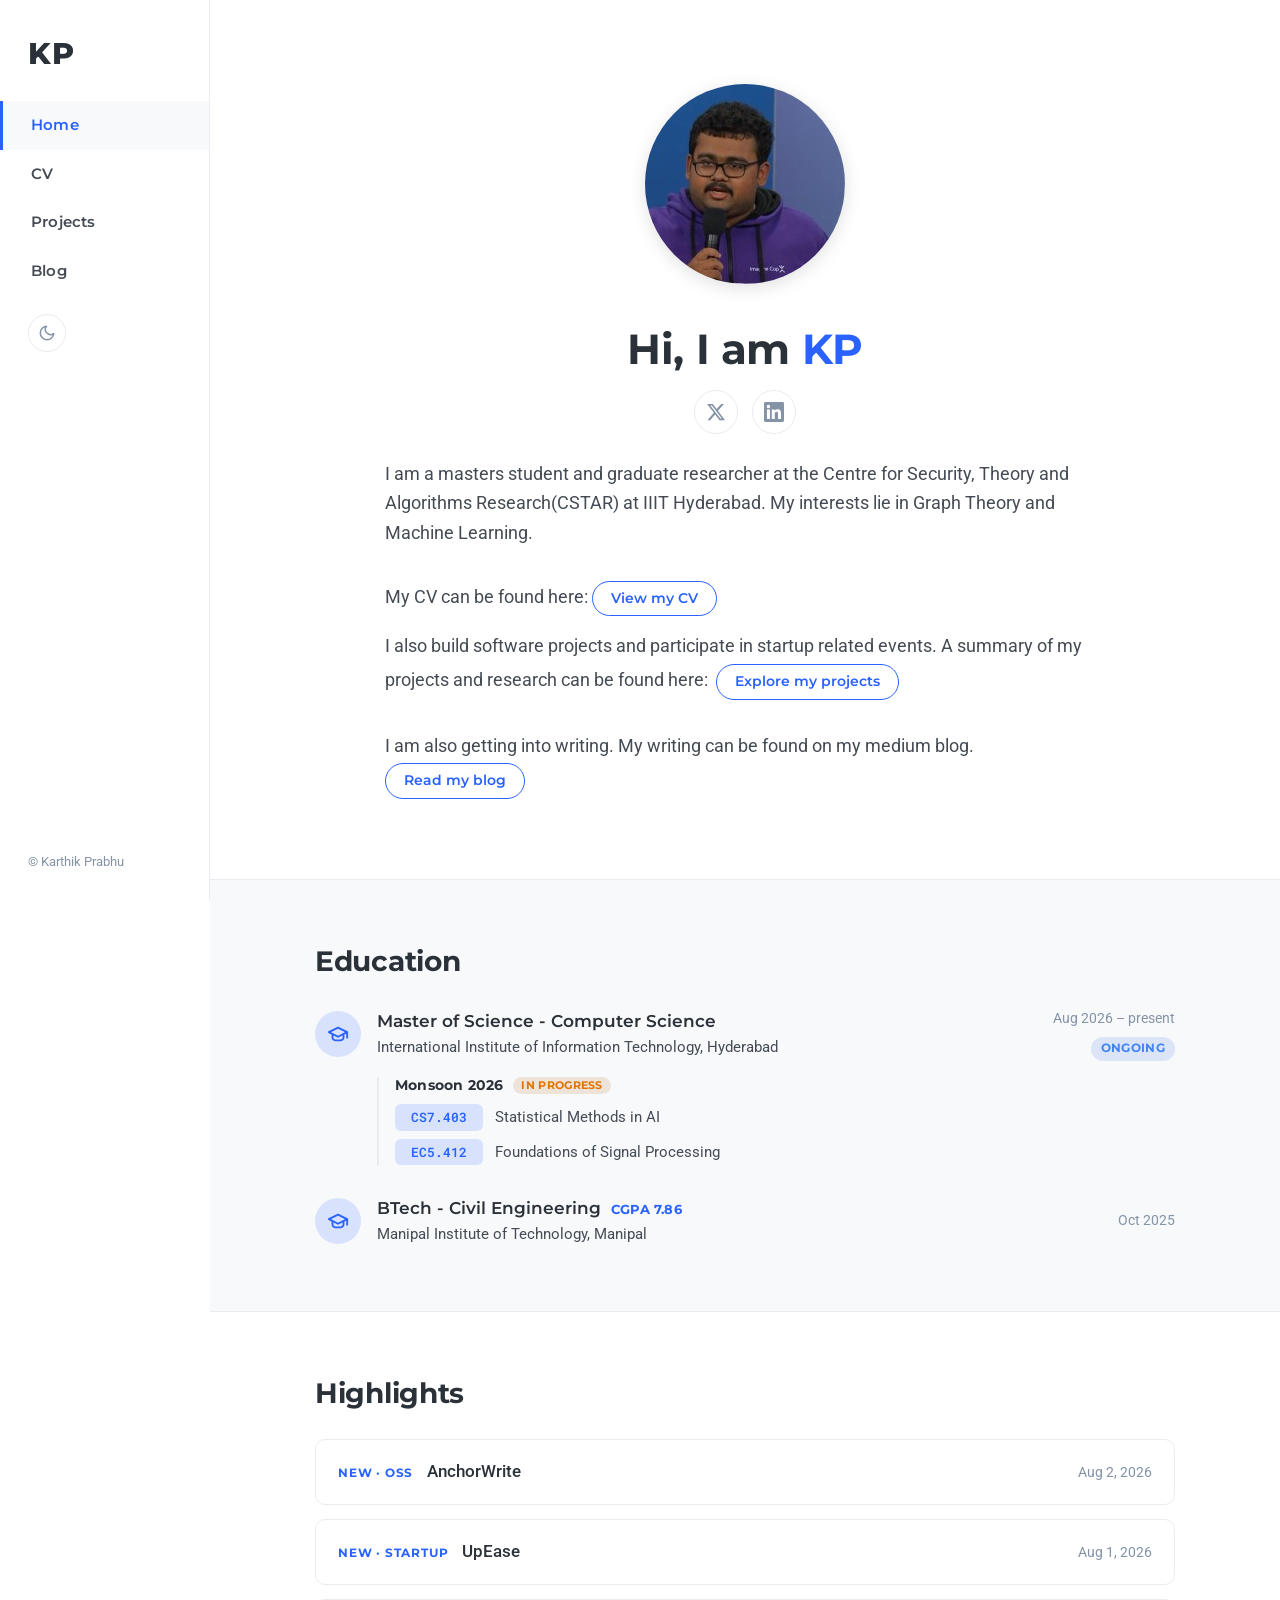
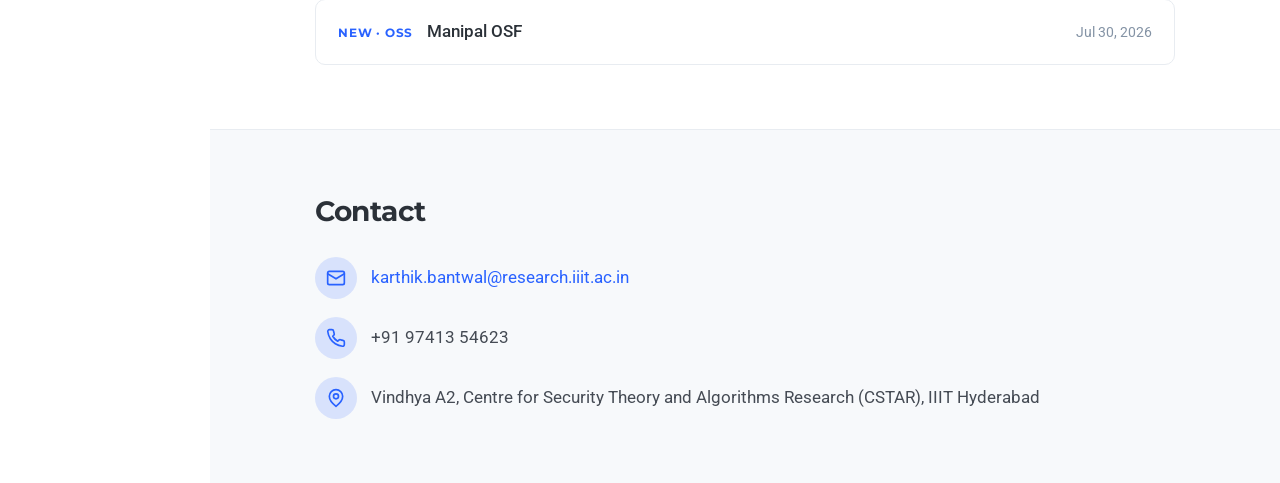
<file: index.html>
<!DOCTYPE html>
<html lang="en">
<head>
<meta charset="utf-8">
<meta name="viewport" content="width=device-width, initial-scale=1">
<title>Karthik Prabhu</title>
<script>(function(){var t=localStorage.getItem("kp-theme")||(matchMedia("(prefers-color-scheme: dark)").matches?"dark":"light");document.documentElement.setAttribute("data-theme",t);})();</script>
<link rel="preconnect" href="https://fonts.googleapis.com">
<link href="https://fonts.googleapis.com/css2?family=Montserrat:wght@600;700;800&family=Roboto:ital,wght@0,400;0,500;0,700;1,400&family=Roboto+Mono&display=swap" rel="stylesheet">
<link rel="stylesheet" href="styles/site.css">
</head>
<body>

<nav class="ribbon">
  <a class="brand" href="./">KP</a>
  <ul>
    <li><a href="./" class="active">Home</a></li>
    <li><a href="cv/">CV</a></li>
    <li><a href="projects/">Projects</a></li>
    <li><a href="blog/">Blog</a></li>
  </ul>
  <div class="ribbon-tools">
    <button class="theme-toggle" id="theme-toggle" aria-label="Toggle light/dark theme">
      <svg class="icon-moon" viewBox="0 0 24 24" fill="none" stroke="currentColor" stroke-width="2" stroke-linecap="round" stroke-linejoin="round"><path d="M21 12.79A9 9 0 1 1 11.21 3 7 7 0 0 0 21 12.79z"/></svg>
      <svg class="icon-sun" viewBox="0 0 24 24" fill="none" stroke="currentColor" stroke-width="2" stroke-linecap="round" stroke-linejoin="round"><circle cx="12" cy="12" r="4"/><path d="M12 2v2m0 16v2M4.93 4.93l1.41 1.41m11.32 11.32 1.41 1.41M2 12h2m16 0h2M6.34 17.66l-1.41 1.41M19.07 4.93l-1.41 1.41"/></svg>
    </button>
  </div>
  <div class="ribbon-foot">&copy; Karthik Prabhu</div>
</nav>

<div class="page">

  <!-- Introduction -->
  <section class="section hero">
    <div class="section-inner">
      <img class="avatar" id="avatar" src="media/avatar.svg" alt="Karthik Prabhu" width="200" height="200">
      <h1 class="hero-name" id="hero-name">Hi, I am
        <span class="np">K<span class="fold">arthik&nbsp;</span></span><span class="np">P<span class="fold">rabhu</span></span>
      </h1>

      <!-- Socials: "reach me here" icon buttons, hydrated from data/home.json -->
      <div class="socials" id="socials" aria-label="Social profiles"></div>

      <div class="intro" id="about">
        <!-- hydrated from data/home.json (sanitized by the CMS at save time) -->
      </div>
    </div>
  </section>

  <!-- Education -->
  <section class="section alt">
    <div class="section-inner">
      <h2>Education</h2>
      <ul class="edu-list" id="education"></ul>
      <p class="empty-note" id="education-empty" hidden>Education entries appear here once added in the CMS.</p>
    </div>
  </section>

  <!-- Highlights -->
  <section class="section">
    <div class="section-inner">
      <h2>Highlights</h2>
      <ul class="highlight-list" id="highlights"></ul>
      <p class="empty-note" id="highlights-empty" hidden>New projects, publications and posts will appear here.</p>
    </div>
  </section>

  <!-- Contact -->
  <section class="section alt">
    <div class="section-inner">
      <h2>Contact</h2>
      <ul class="contact-list">
        <li>
          <span class="icon" aria-hidden="true">
            <svg viewBox="0 0 24 24" fill="none" stroke="currentColor" stroke-width="2" stroke-linecap="round" stroke-linejoin="round"><rect x="2" y="4" width="20" height="16" rx="2"/><path d="m22 7-10 6L2 7"/></svg>
          </span>
          <a id="contact-email" href="#">&mdash;</a>
        </li>
        <li>
          <span class="icon" aria-hidden="true">
            <svg viewBox="0 0 24 24" fill="none" stroke="currentColor" stroke-width="2" stroke-linecap="round" stroke-linejoin="round"><path d="M22 16.92v3a2 2 0 0 1-2.18 2 19.79 19.79 0 0 1-8.63-3.07 19.5 19.5 0 0 1-6-6 19.79 19.79 0 0 1-3.07-8.67A2 2 0 0 1 4.11 2h3a2 2 0 0 1 2 1.72c.127.96.361 1.903.7 2.81a2 2 0 0 1-.45 2.11L8.09 9.91a16 16 0 0 0 6 6l1.27-1.27a2 2 0 0 1 2.11-.45c.907.339 1.85.573 2.81.7A2 2 0 0 1 22 16.92z"/></svg>
          </span>
          <span id="contact-phone">&mdash;</span>
        </li>
        <li>
          <span class="icon" aria-hidden="true">
            <svg viewBox="0 0 24 24" fill="none" stroke="currentColor" stroke-width="2" stroke-linecap="round" stroke-linejoin="round"><path d="M20 10c0 6-8 12-8 12s-8-6-8-12a8 8 0 0 1 16 0Z"/><circle cx="12" cy="10" r="3"/></svg>
          </span>
          <span id="contact-address">&mdash;</span>
        </li>
      </ul>
    </div>
  </section>

</div>

<script src="js/theme.js"></script>
<script src="js/links.js"></script>
<script src="js/home.js"></script>
</body>
</html>
</file>
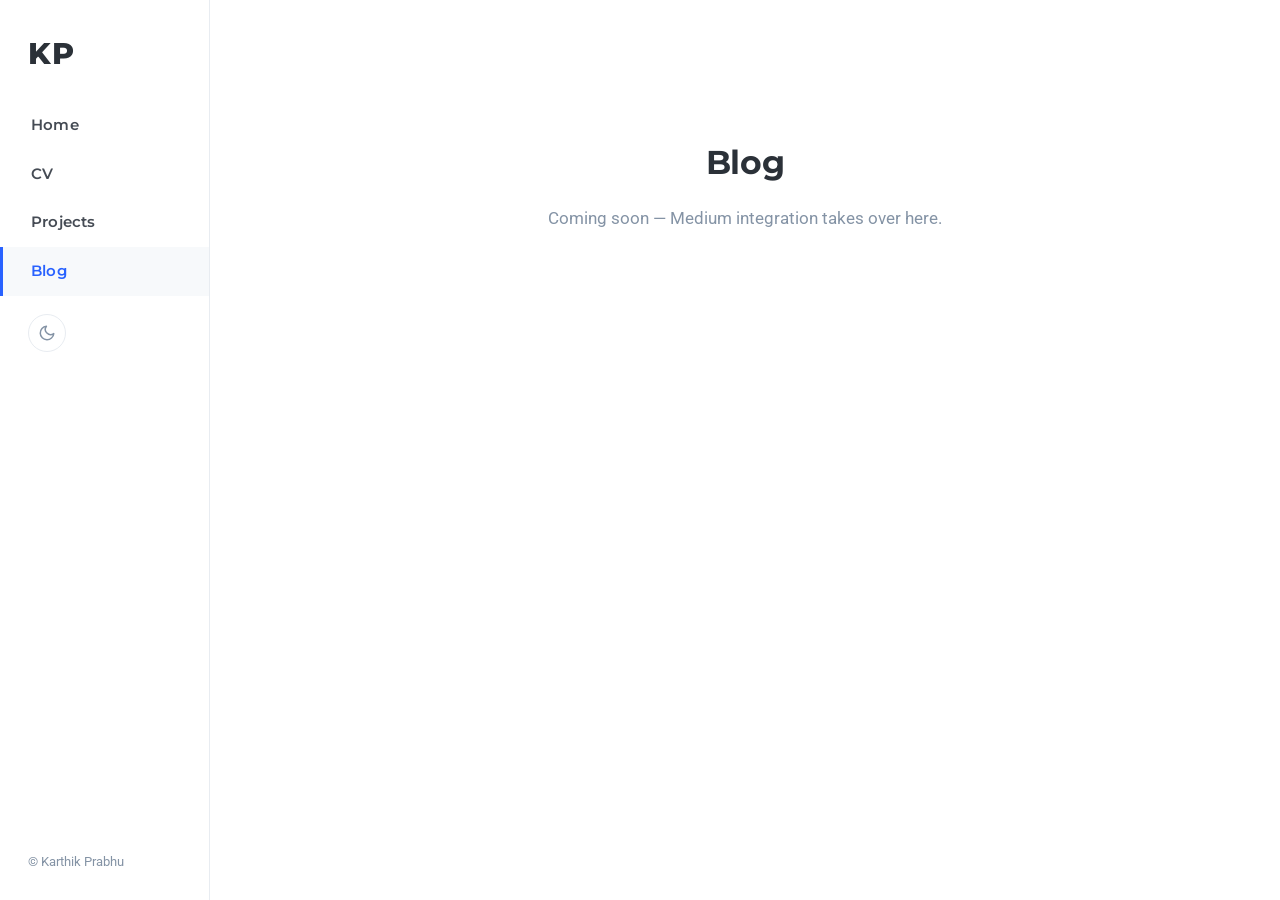
<file: blog/index.html>
<!DOCTYPE html>
<html lang="en">
<head>
<meta charset="utf-8">
<meta name="viewport" content="width=device-width, initial-scale=1">
<title>Blog — Karthik Prabhu</title>
<script>(function(){var t=localStorage.getItem("kp-theme")||(matchMedia("(prefers-color-scheme: dark)").matches?"dark":"light");document.documentElement.setAttribute("data-theme",t);})();</script>
<link rel="preconnect" href="https://fonts.googleapis.com">
<link href="https://fonts.googleapis.com/css2?family=Montserrat:wght@600;700;800&family=Roboto:ital,wght@0,400;0,500;0,700;1,400&family=Roboto+Mono&display=swap" rel="stylesheet">
<link rel="stylesheet" href="../styles/site.css">
</head>
<body>

<nav class="ribbon">
  <a class="brand" href="../">KP</a>
  <ul>
    <li><a href="../">Home</a></li>
    <li><a href="../cv/">CV</a></li>
    <li><a href="../projects/">Projects</a></li>
    <li><a href="./" class="active">Blog</a></li>
  </ul>
  <div class="ribbon-tools">
    <button class="theme-toggle" id="theme-toggle" aria-label="Toggle light/dark theme">
      <svg class="icon-moon" viewBox="0 0 24 24" fill="none" stroke="currentColor" stroke-width="2" stroke-linecap="round" stroke-linejoin="round"><path d="M21 12.79A9 9 0 1 1 11.21 3 7 7 0 0 0 21 12.79z"/></svg>
      <svg class="icon-sun" viewBox="0 0 24 24" fill="none" stroke="currentColor" stroke-width="2" stroke-linecap="round" stroke-linejoin="round"><circle cx="12" cy="12" r="4"/><path d="M12 2v2m0 16v2M4.93 4.93l1.41 1.41m11.32 11.32 1.41 1.41M2 12h2m16 0h2M6.34 17.66l-1.41 1.41M19.07 4.93l-1.41 1.41"/></svg>
    </button>
  </div>
  <div class="ribbon-foot">&copy; Karthik Prabhu</div>
</nav>

<div class="page">
  <div class="placeholder">
    <h1>Blog</h1>
    <p>Coming soon — Medium integration takes over here.</p>
  </div>
</div>

<script src="../js/theme.js"></script>
</body>
</html>
</file>
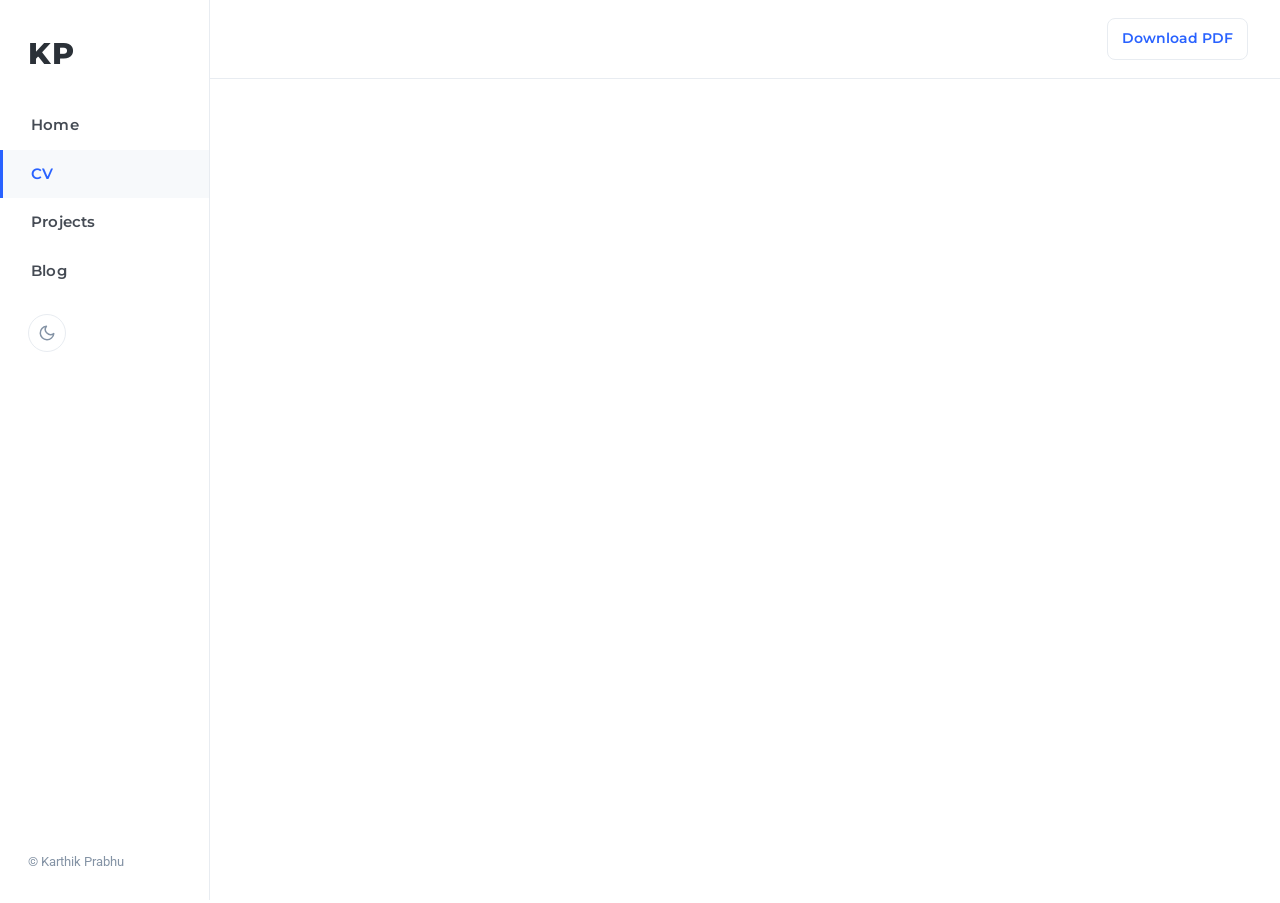
<file: cv/index.html>
<!DOCTYPE html>
<html lang="en">
<head>
<meta charset="utf-8">
<meta name="viewport" content="width=device-width, initial-scale=1">
<title>CV — Karthik Prabhu</title>
<script>(function(){var t=localStorage.getItem("kp-theme")||(matchMedia("(prefers-color-scheme: dark)").matches?"dark":"light");document.documentElement.setAttribute("data-theme",t);})();</script>
<link rel="preconnect" href="https://fonts.googleapis.com">
<link href="https://fonts.googleapis.com/css2?family=Montserrat:wght@600;700;800&family=Roboto:ital,wght@0,400;0,500;0,700;1,400&family=Roboto+Mono&display=swap" rel="stylesheet">
<link rel="stylesheet" href="../styles/site.css">
<style>
  .pdf-frame { width: 100%; height: calc(100vh - 76px); border: none; display: block; }
  .pdf-bar {
    display: flex; align-items: center; justify-content: flex-end; gap: 16px;
    padding: 18px 32px; border-bottom: 1px solid var(--border);
  }
  .pdf-bar a {
    font-family: var(--font-head); font-weight: 600; font-size: 14px;
    border: 1px solid var(--border); border-radius: 8px; padding: 8px 14px;
  }
  .pdf-bar a:hover { border-color: var(--primary); text-decoration: none; }
</style>
</head>
<body>

<nav class="ribbon">
  <a class="brand" href="../">KP</a>
  <ul>
    <li><a href="../">Home</a></li>
    <li><a href="../cv/" class="active">CV</a></li>
    <li><a href="../projects/">Projects</a></li>
    <li><a href="../blog/">Blog</a></li>
  </ul>
  <div class="ribbon-tools">
    <button class="theme-toggle" id="theme-toggle" aria-label="Toggle light/dark theme">
      <svg class="icon-moon" viewBox="0 0 24 24" fill="none" stroke="currentColor" stroke-width="2" stroke-linecap="round" stroke-linejoin="round"><path d="M21 12.79A9 9 0 1 1 11.21 3 7 7 0 0 0 21 12.79z"/></svg>
      <svg class="icon-sun" viewBox="0 0 24 24" fill="none" stroke="currentColor" stroke-width="2" stroke-linecap="round" stroke-linejoin="round"><circle cx="12" cy="12" r="4"/><path d="M12 2v2m0 16v2M4.93 4.93l1.41 1.41m11.32 11.32 1.41 1.41M2 12h2m16 0h2M6.34 17.66l-1.41 1.41M19.07 4.93l-1.41 1.41"/></svg>
    </button>
  </div>
  <div class="ribbon-foot">&copy; Karthik Prabhu</div>
</nav>

<div class="page">
  <div class="pdf-bar">
    <a href="document.pdf" download>Download PDF</a>
  </div>
  <iframe class="pdf-frame" src="document.pdf" title="CV — Karthik Prabhu">
  </iframe>
</div>

<script src="../js/theme.js"></script>
<script src="../js/links.js"></script>
</body>
</html>
</file>
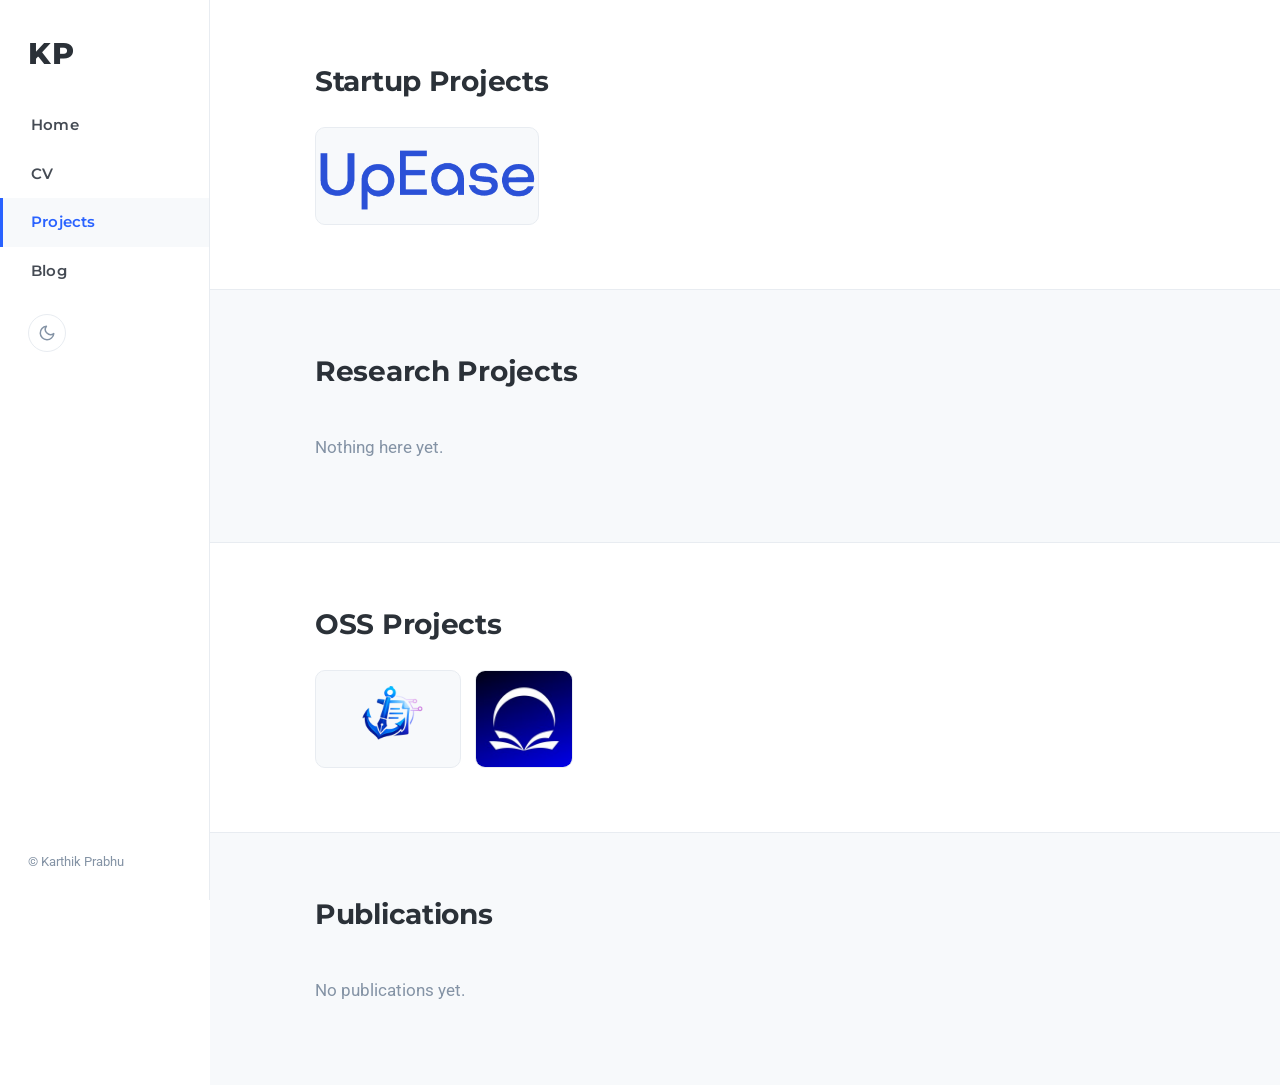
<file: projects/index.html>
<!DOCTYPE html>
<html lang="en">
<head>
<meta charset="utf-8">
<meta name="viewport" content="width=device-width, initial-scale=1">
<title>Projects — Karthik Prabhu</title>
<script>(function(){var t=localStorage.getItem("kp-theme")||(matchMedia("(prefers-color-scheme: dark)").matches?"dark":"light");document.documentElement.setAttribute("data-theme",t);})();</script>
<link rel="preconnect" href="https://fonts.googleapis.com">
<link href="https://fonts.googleapis.com/css2?family=Montserrat:wght@600;700;800&family=Roboto:ital,wght@0,400;0,500;0,700;1,400&family=Roboto+Mono&display=swap" rel="stylesheet">
<link rel="stylesheet" href="../styles/site.css">
</head>
<body>

<nav class="ribbon">
  <a class="brand" href="../">KP</a>
  <ul>
    <li><a href="../">Home</a></li>
    <li><a href="../cv/">CV</a></li>
    <li><a href="./" class="active">Projects</a></li>
    <li><a href="../blog/">Blog</a></li>
  </ul>
  <div class="ribbon-tools">
    <button class="theme-toggle" id="theme-toggle" aria-label="Toggle light/dark theme">
      <svg class="icon-moon" viewBox="0 0 24 24" fill="none" stroke="currentColor" stroke-width="2" stroke-linecap="round" stroke-linejoin="round"><path d="M21 12.79A9 9 0 1 1 11.21 3 7 7 0 0 0 21 12.79z"/></svg>
      <svg class="icon-sun" viewBox="0 0 24 24" fill="none" stroke="currentColor" stroke-width="2" stroke-linecap="round" stroke-linejoin="round"><circle cx="12" cy="12" r="4"/><path d="M12 2v2m0 16v2M4.93 4.93l1.41 1.41m11.32 11.32 1.41 1.41M2 12h2m16 0h2M6.34 17.66l-1.41 1.41M19.07 4.93l-1.41 1.41"/></svg>
    </button>
  </div>
  <div class="ribbon-foot">&copy; Karthik Prabhu</div>
</nav>

<div class="page">

  <section class="section">
    <div class="section-inner">
      <h2>Startup Projects</h2>
      <div class="carousel" id="car-startup"></div>
    </div>
  </section>

  <section class="section alt">
    <div class="section-inner">
      <h2>Research Projects</h2>
      <div class="carousel" id="car-research"></div>
    </div>
  </section>

  <section class="section">
    <div class="section-inner">
      <h2>OSS Projects</h2>
      <div class="carousel" id="car-oss"></div>
    </div>
  </section>

  <section class="section alt" id="publications">
    <div class="section-inner">
      <div class="pub-head">
        <h2>Publications</h2>
        <div class="profile-buttons" id="profile-buttons"></div>
      </div>
      <div id="pub-list"></div>
      <p class="empty-note" id="pub-empty" hidden>No publications yet.</p>
    </div>
  </section>

</div>

<script src="../js/theme.js"></script>
<script src="../js/links.js"></script>
<script src="../js/projects.js"></script>
</body>
</html>
</file>
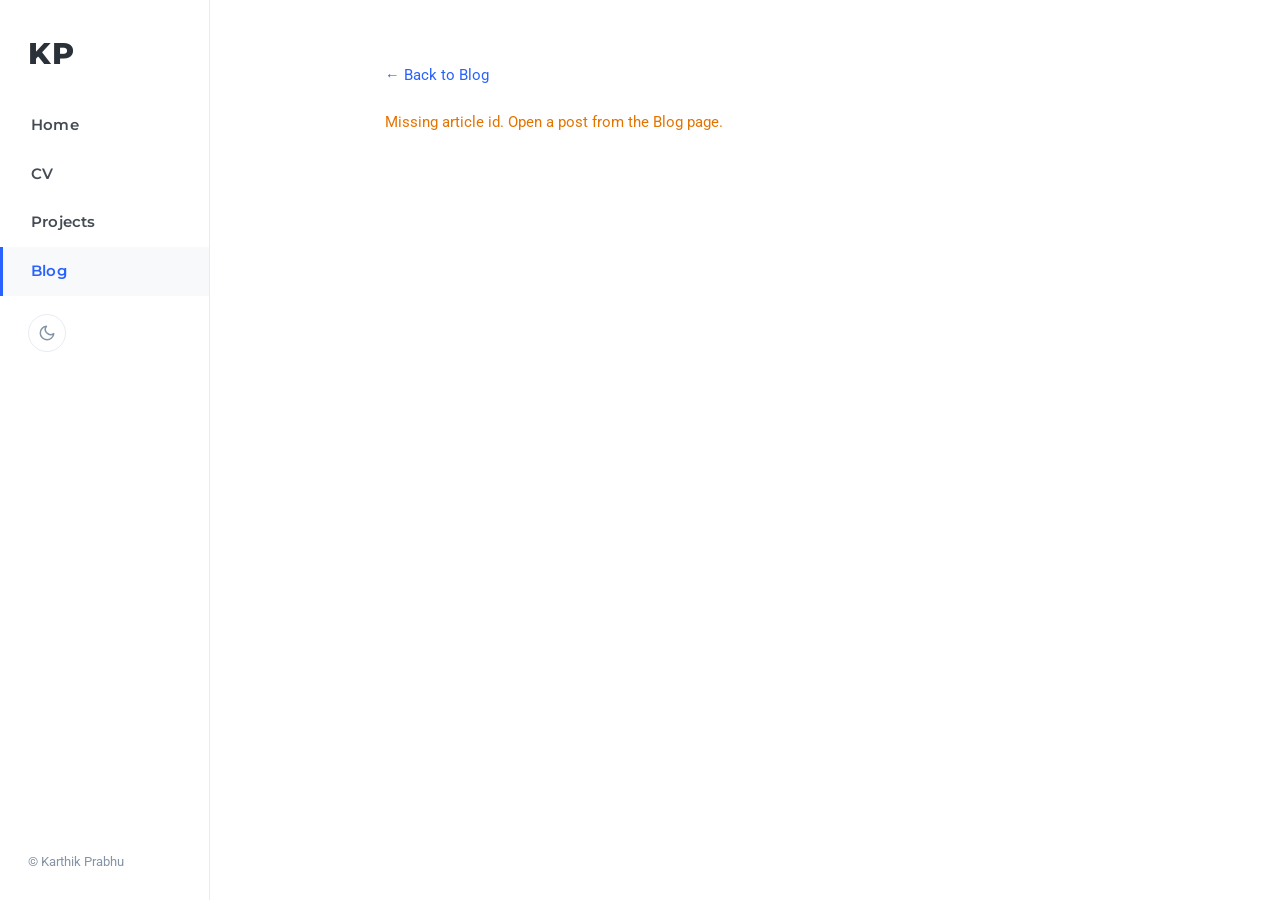
<file: blog/article/index.html>
<!DOCTYPE html>
<html lang="en">
<head>
<meta charset="utf-8">
<meta name="viewport" content="width=device-width, initial-scale=1">
<title>Article — Blog</title>
<script>(function(){var t=localStorage.getItem("kp-theme")||(matchMedia("(prefers-color-scheme: dark)").matches?"dark":"light");document.documentElement.setAttribute("data-theme",t);})();</script>
<link rel="preconnect" href="https://fonts.googleapis.com">
<link href="https://fonts.googleapis.com/css2?family=Montserrat:wght@600;700;800&family=Roboto:ital,wght@0,400;0,500;0,700;1,400&family=Roboto+Mono&display=swap" rel="stylesheet">
<link rel="stylesheet" href="../../styles/site.css">
</head>
<body>

<nav class="ribbon">
  <a class="brand" href="../../">KP</a>
  <ul>
    <li><a href="../../">Home</a></li>
    <li><a href="../../cv/">CV</a></li>
    <li><a href="../../projects/">Projects</a></li>
    <li><a href="../" class="active">Blog</a></li>
  </ul>
  <div class="ribbon-tools">
    <button class="theme-toggle" id="theme-toggle" aria-label="Toggle light/dark theme">
      <svg class="icon-moon" viewBox="0 0 24 24" fill="none" stroke="currentColor" stroke-width="2" stroke-linecap="round" stroke-linejoin="round"><path d="M21 12.79A9 9 0 1 1 11.21 3 7 7 0 0 0 21 12.79z"/></svg>
      <svg class="icon-sun" viewBox="0 0 24 24" fill="none" stroke="currentColor" stroke-width="2" stroke-linecap="round" stroke-linejoin="round"><circle cx="12" cy="12" r="4"/><path d="M12 2v2m0 16v2M4.93 4.93l1.41 1.41m11.32 11.32 1.41 1.41M2 12h2m16 0h2M6.34 17.66l-1.41 1.41M19.07 4.93l-1.41 1.41"/></svg>
    </button>
  </div>
  <div class="ribbon-foot">&copy; Karthik Prabhu</div>
</nav>

<div class="page">
  <section class="section">
    <div class="section-inner article-inner">
      <p class="article-back"><a href="../">&larr; Back to Blog</a></p>
      <p id="article-status" class="blog-status" hidden></p>

      <article id="article" class="full-article" hidden>
        <h1 id="article-title" class="article-title"></h1>
        <p class="article-byline">
          <span id="article-author"></span>
          <span class="article-byline-sep">·</span>
          <time id="article-date"></time>
        </p>
        <img id="article-cover" class="article-cover" alt="" hidden>
        <!-- Full Medium HTML body (dangerouslySetInnerHTML equivalent) -->
        <div id="article-body" class="article-body"></div>
        <p class="article-footer">
          <a id="article-medium-link" href="#" target="_blank" rel="noopener noreferrer">Share your thoughts &rarr;</a>
        </p>
      </article>
    </div>
  </section>
</div>

<script src="../../js/theme.js"></script>
<script src="../../js/links.js"></script>
<script type="module" src="../../js/article.js"></script>
</body>
</html>
</file>
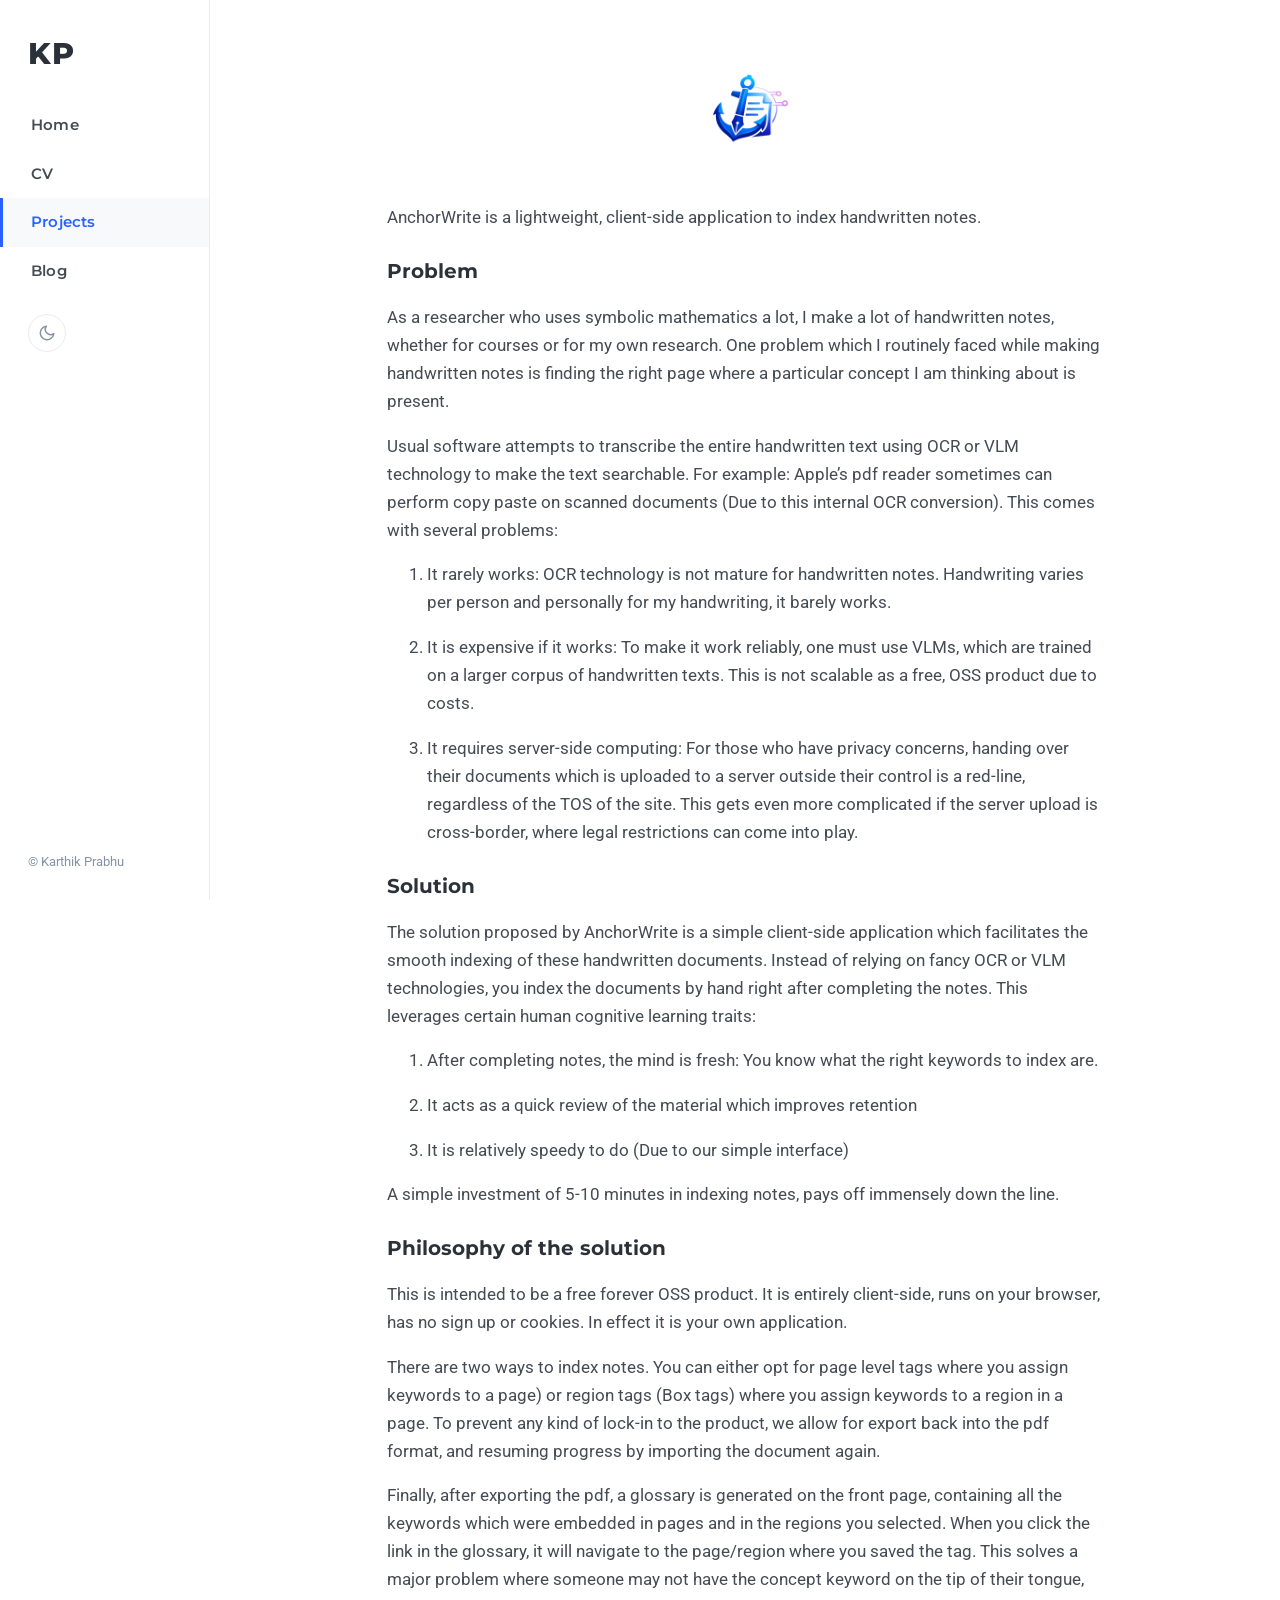
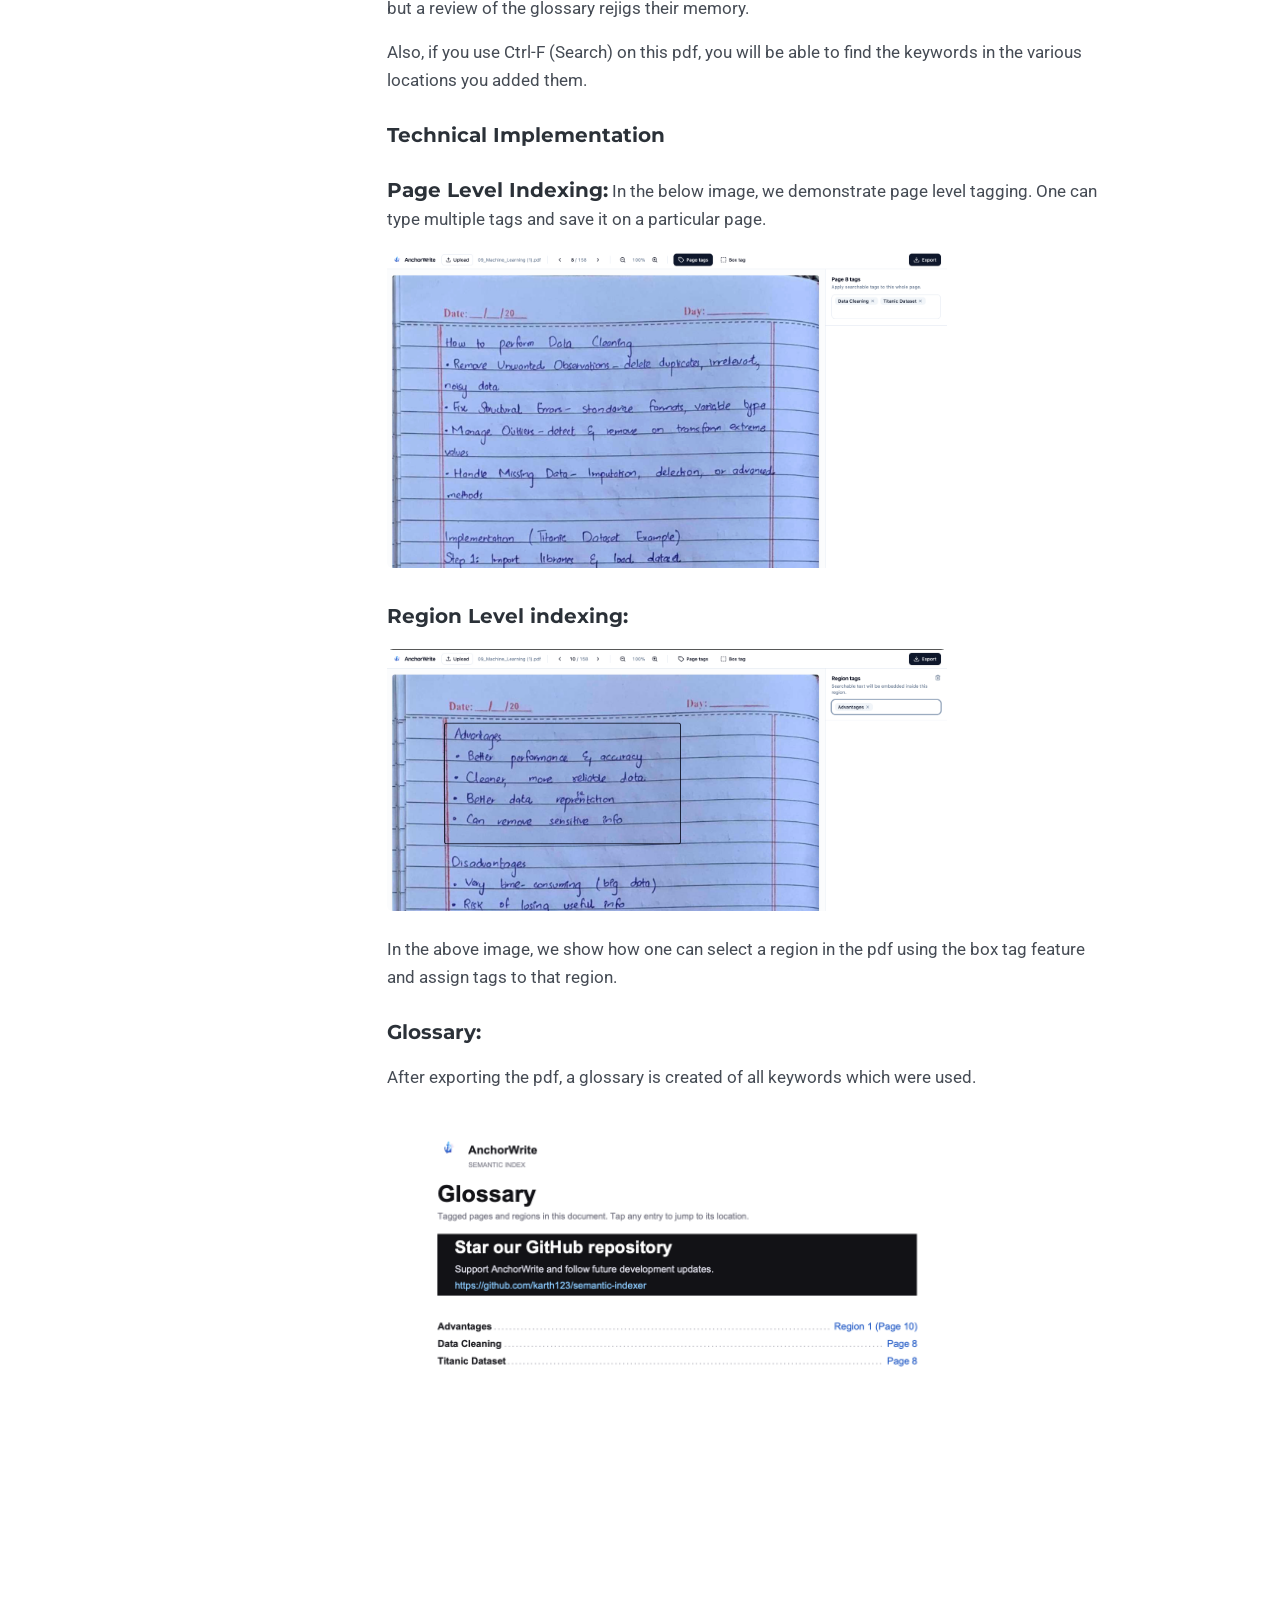
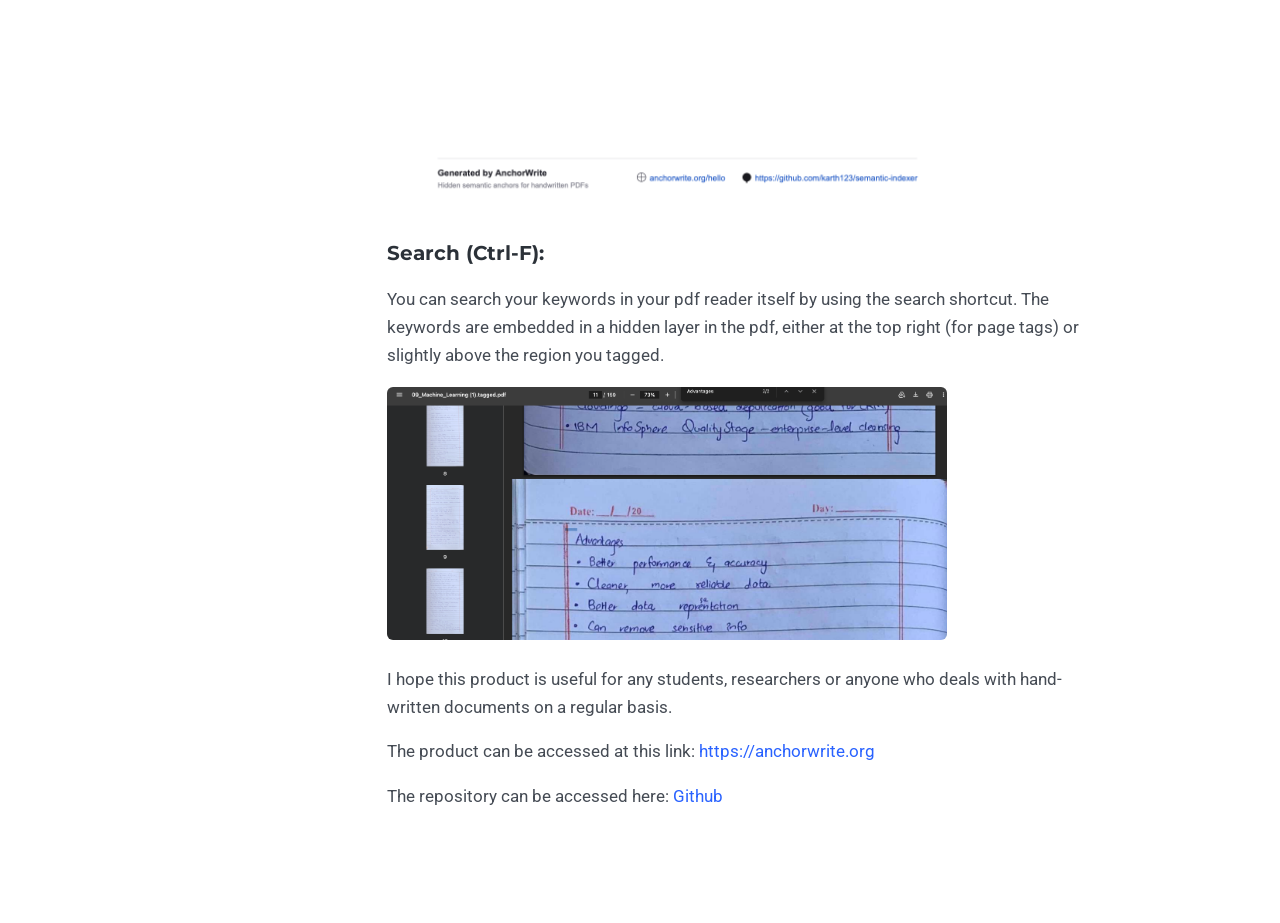
<file: projects/anchorwrite/index.html>
<!DOCTYPE html>
<html lang="en">
<head>
<meta charset="utf-8">
<meta name="viewport" content="width=device-width, initial-scale=1">
<title>AnchorWrite — Karthik Prabhu</title>
<script>(function(){var t=localStorage.getItem("kp-theme")||(matchMedia("(prefers-color-scheme: dark)").matches?"dark":"light");document.documentElement.setAttribute("data-theme",t);})();</script>
<link rel="preconnect" href="https://fonts.googleapis.com">
<link href="https://fonts.googleapis.com/css2?family=Montserrat:wght@600;700;800&family=Roboto:ital,wght@0,400;0,500;0,700;1,400&family=Roboto+Mono&display=swap" rel="stylesheet">
<link rel="stylesheet" href="../../styles/site.css">
<link rel="stylesheet" href="../../styles/content.css">
</head>
<body>

<nav class="ribbon">
  <a class="brand" href="../../">KP</a>
  <ul>
    <li><a href="../../">Home</a></li>
    <li><a href="../../cv/">CV</a></li>
    <li><a href="../../projects/" class="active">Projects</a></li>
    <li><a href="../../blog/">Blog</a></li>
  </ul>
  <div class="ribbon-tools">
    <button class="theme-toggle" id="theme-toggle" aria-label="Toggle light/dark theme">
      <svg class="icon-moon" viewBox="0 0 24 24" fill="none" stroke="currentColor" stroke-width="2" stroke-linecap="round" stroke-linejoin="round"><path d="M21 12.79A9 9 0 1 1 11.21 3 7 7 0 0 0 21 12.79z"/></svg>
      <svg class="icon-sun" viewBox="0 0 24 24" fill="none" stroke="currentColor" stroke-width="2" stroke-linecap="round" stroke-linejoin="round"><circle cx="12" cy="12" r="4"/><path d="M12 2v2m0 16v2M4.93 4.93l1.41 1.41m11.32 11.32 1.41 1.41M2 12h2m16 0h2M6.34 17.66l-1.41 1.41M19.07 4.93l-1.41 1.41"/></svg>
    </button>
  </div>
  <div class="ribbon-foot">&copy; Karthik Prabhu</div>
</nav>

<div class="page">
<main class="content">
<figure class="project-header">
<img src="../../media/thumbs/anchorwrite.png" alt="AnchorWrite — Karthik Prabhu">
</figure>
<article>
<p>AnchorWrite is a lightweight, client-side application to index
handwritten notes.</p>
<p><span class="text-lg"><strong>Problem</strong></span></p>
<p>As a researcher who uses symbolic mathematics a lot, I make a lot of
handwritten notes, whether for courses or for my own research. One
problem which I routinely faced while making handwritten notes is
finding the right page where a particular concept I am thinking about is
present.</p>
<p>Usual software attempts to transcribe the entire handwritten text
using OCR or VLM technology to make the text searchable. For example:
Apple’s pdf reader sometimes can perform copy paste on scanned documents
(Due to this internal OCR conversion). This comes with several
problems:</p>
<ol>
<li><div>
<p>It rarely works: OCR technology is not mature for handwritten notes.
Handwriting varies per person and personally for my handwriting, it
barely works.</p>
</div></li>
<li><div>
<p>It is expensive if it works: To make it work reliably, one must use
VLMs, which are trained on a larger corpus of handwritten texts. This is
not scalable as a free, OSS product due to costs.</p>
</div></li>
<li><div>
<p>It requires server-side computing: For those who have privacy
concerns, handing over their documents which is uploaded to a server
outside their control is a red-line, regardless of the TOS of the site.
This gets even more complicated if the server upload is cross-border,
where legal restrictions can come into play.</p>
</div></li>
</ol>
<p><span class="text-lg"><strong>Solution</strong></span></p>
<p>The solution proposed by AnchorWrite is a simple client-side
application which facilitates the smooth indexing of these handwritten
documents. Instead of relying on fancy OCR or VLM technologies, you
index the documents by hand right after completing the notes. This
leverages certain human cognitive learning traits:</p>
<ol>
<li><div>
<p>After completing notes, the mind is fresh: You know what the right
keywords to index are.</p>
</div></li>
<li><div>
<p>It acts as a quick review of the material which improves
retention</p>
</div></li>
<li><div>
<p>It is relatively speedy to do (Due to our simple interface)</p>
</div></li>
</ol>
<p>A simple investment of 5-10 minutes in indexing notes, pays off
immensely down the line.</p>
<p><span class="text-lg"><strong>Philosophy of the
solution</strong></span></p>
<p>This is intended to be a free forever OSS product. It is entirely
client-side, runs on your browser, has no sign up or cookies. In effect
it is your own application.</p>
<p>There are two ways to index notes. You can either opt for page level
tags where you assign keywords to a page) or region tags (Box tags)
where you assign keywords to a region in a page. To prevent any kind of
lock-in to the product, we allow for export back into the pdf format,
and resuming progress by importing the document again.</p>
<p>Finally, after exporting the pdf, a glossary is generated on the
front page, containing all the keywords which were embedded in pages and
in the regions you selected. When you click the link in the glossary, it
will navigate to the page/region where you saved the tag. This solves a
major problem where someone may not have the concept keyword on the tip
of their tongue, but a review of the glossary rejigs their memory.</p>
<p>Also, if you use Ctrl-F (Search) on this pdf, you will be able to
find the keywords in the various locations you added them.</p>
<p><span class="text-lg"><strong>Technical
Implementation</strong></span></p>
<p><span class="text-lg"><strong>Page Level
Indexing:</strong></span> In the below image, we demonstrate page level
tagging. One can type multiple tags and save it on a particular
page.</p>
<p><img src="assets/media/image1.png" alt="A page of a notebook Description automatically generated" class="img-lg" /></p>
<p><span class="text-lg"><strong>Region Level
indexing:</strong></span></p>
<p><img src="assets/media/image2.png" alt="A screenshot of a computer screen Description automatically generated" class="img-lg" /></p>
<p>In the above image, we show how one can select a region in the pdf
using the box tag feature and assign tags to that region.</p>
<p><span class="text-lg"><strong>Glossary:</strong></span></p>
<p>After exporting the pdf, a glossary is created of all keywords which
were used.</p>
<p><img src="assets/media/image3.png" alt="A screenshot of a web page Description automatically generated" class="img-lg" /></p>
<p><span class="text-lg"><strong>Search
(Ctrl-F):</strong></span></p>
<p>You can search your keywords in your pdf reader itself by using the
search shortcut. The keywords are embedded in a hidden layer in the pdf,
either at the top right (for page tags) or slightly above the region you
tagged.</p>
<p><img src="assets/media/image4.png" alt="A screenshot of a computer screen Description automatically generated" class="img-lg" /></p>
<p>I hope this product is useful for any students, researchers or anyone
who deals with hand-written documents on a regular basis.</p>
<p>The product can be accessed at this link: <a href="https://anchorwrite.org"><span>https://anchorwrite.org</span></a></p>
<p>The repository can be accessed here: <a href="https://github.com/karth123/semantic-indexer"><span>Github</span></a></p>

</article>
</main>
</div>

<script src="../../js/theme.js"></script>
<script src="../../js/links.js"></script>
</body>
</html>
</file>
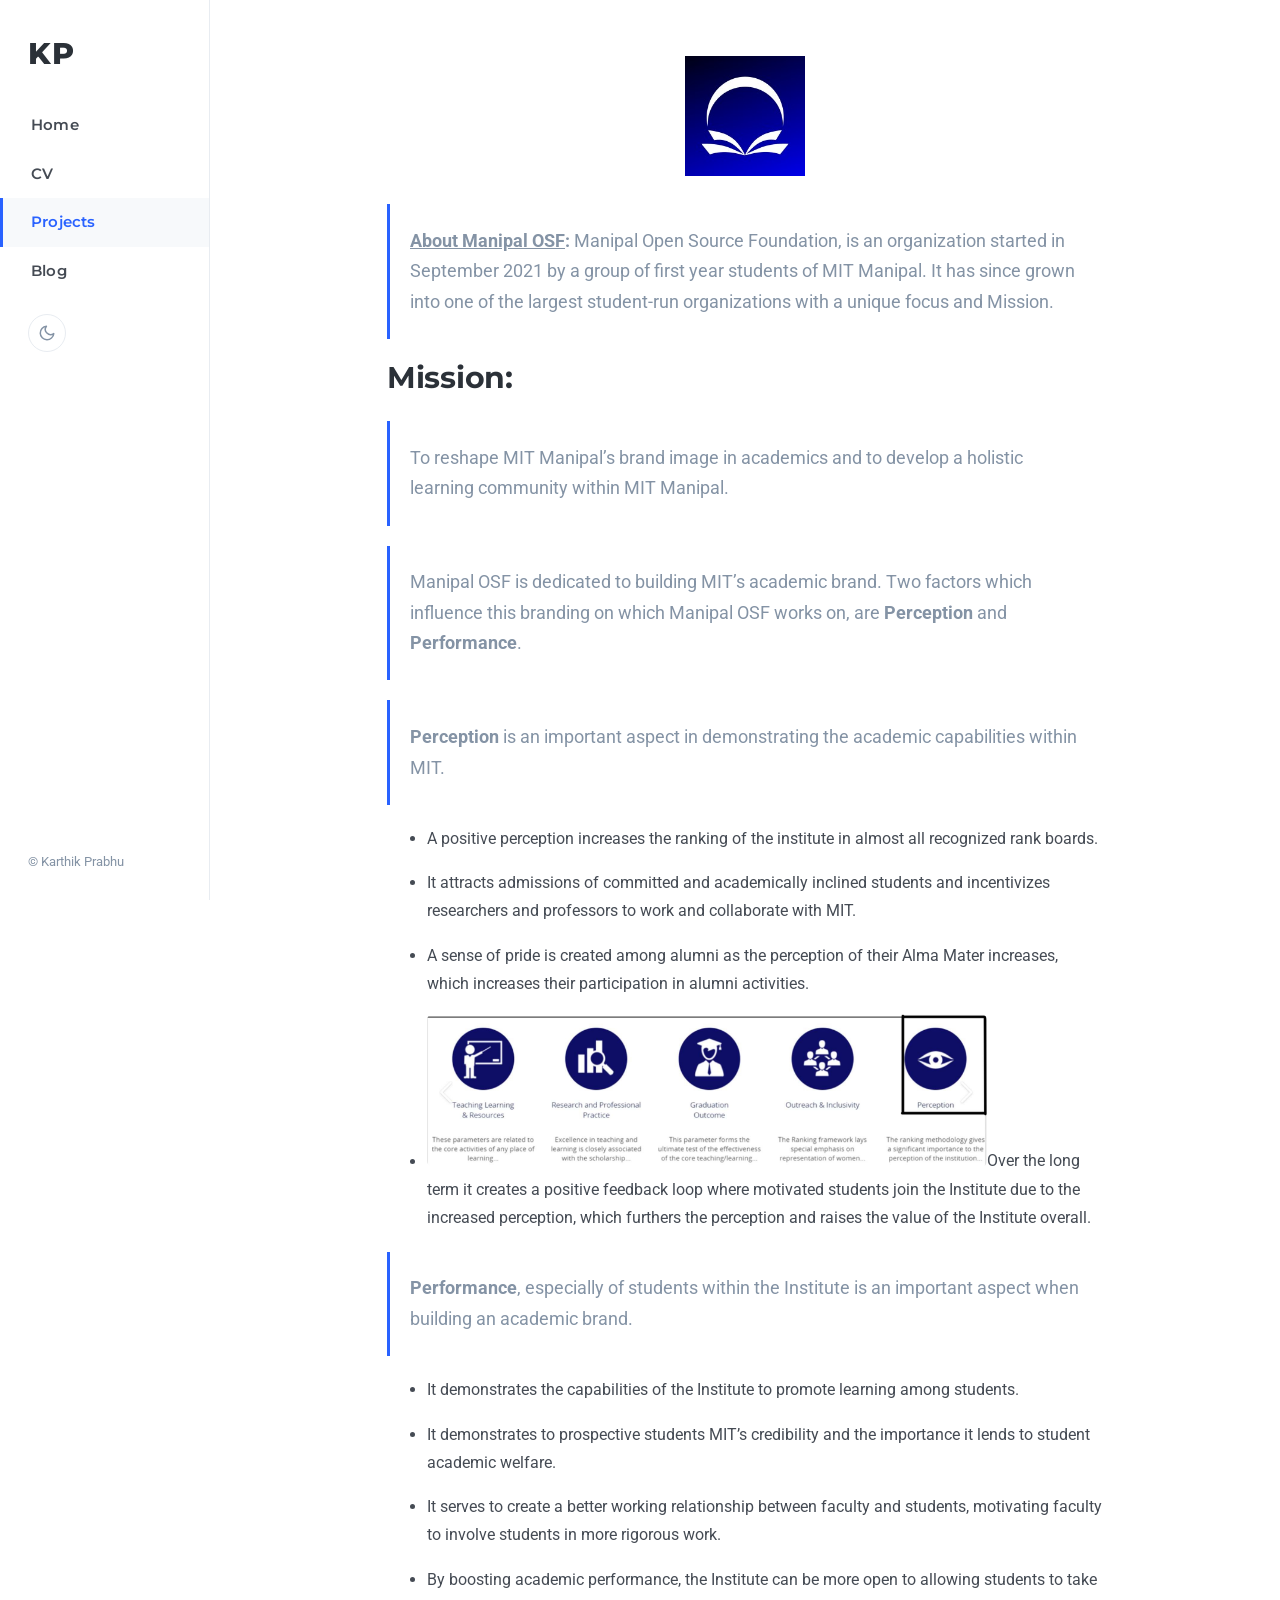
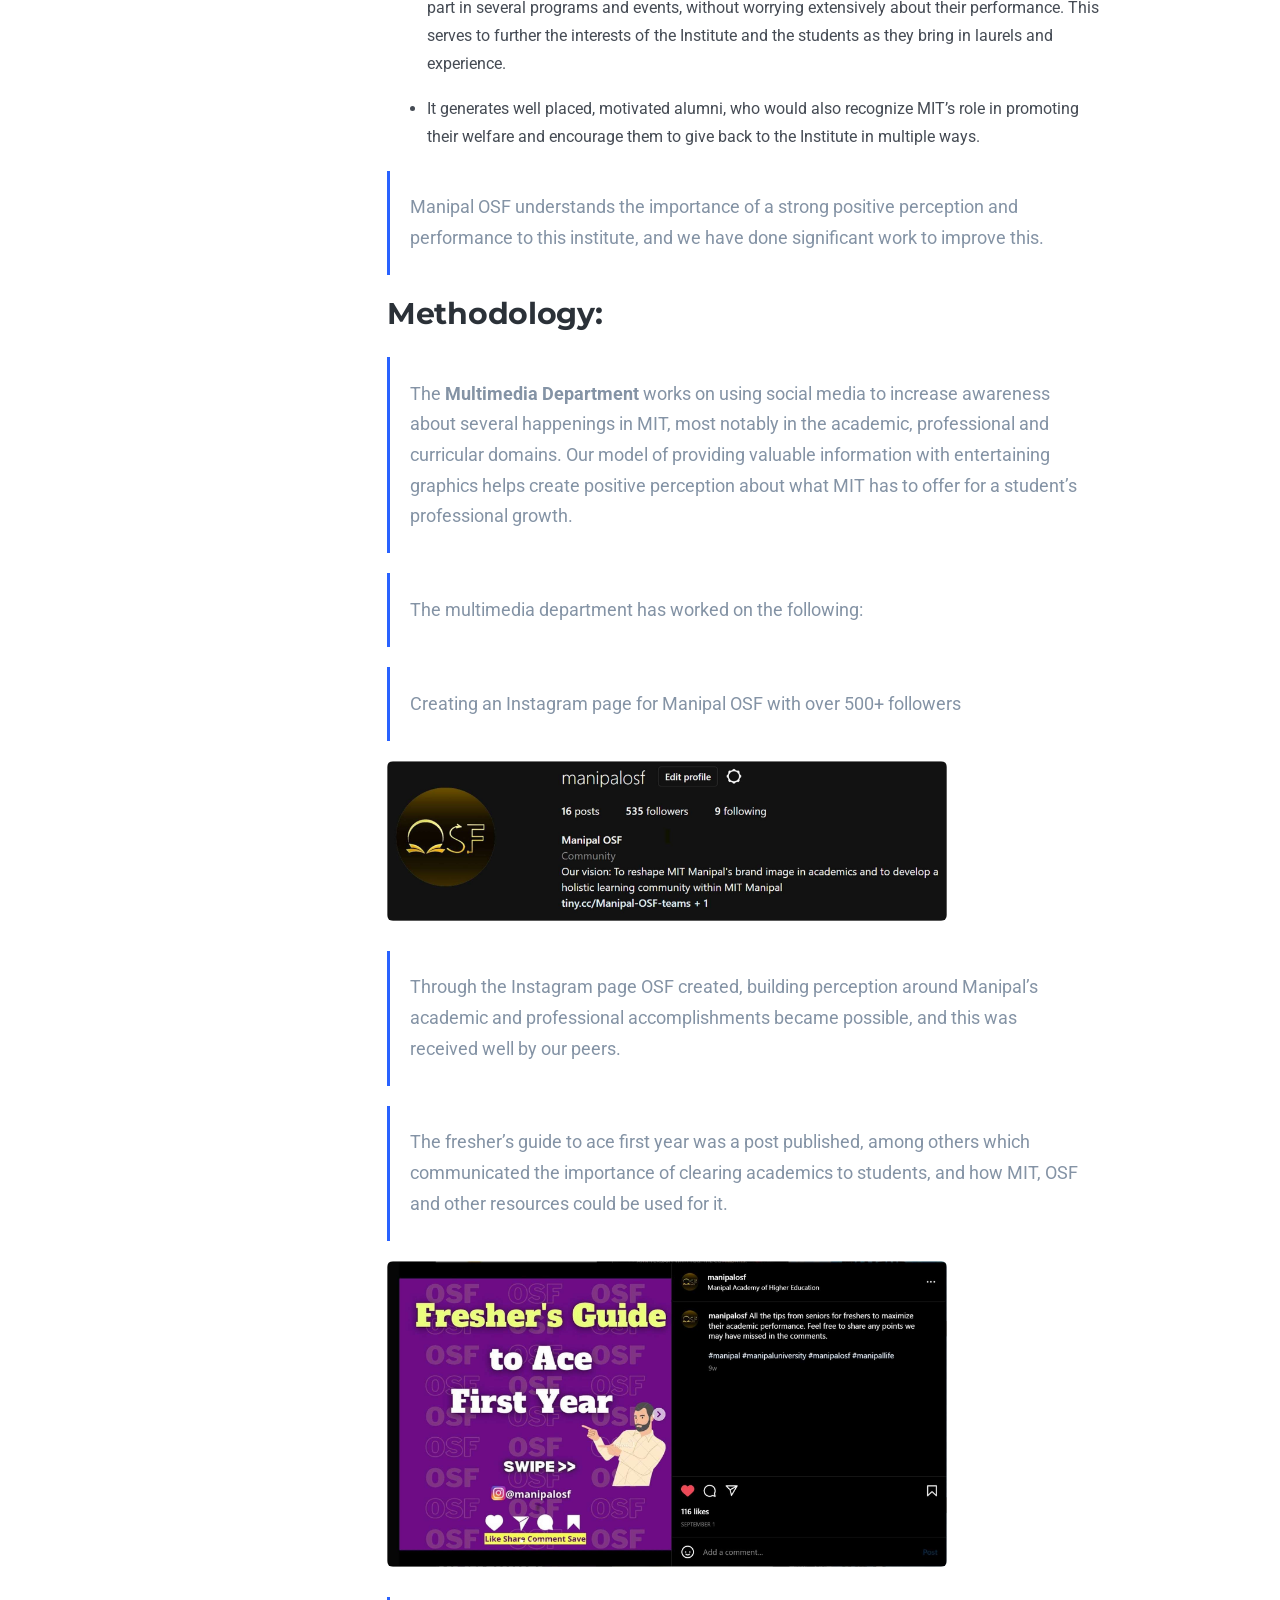
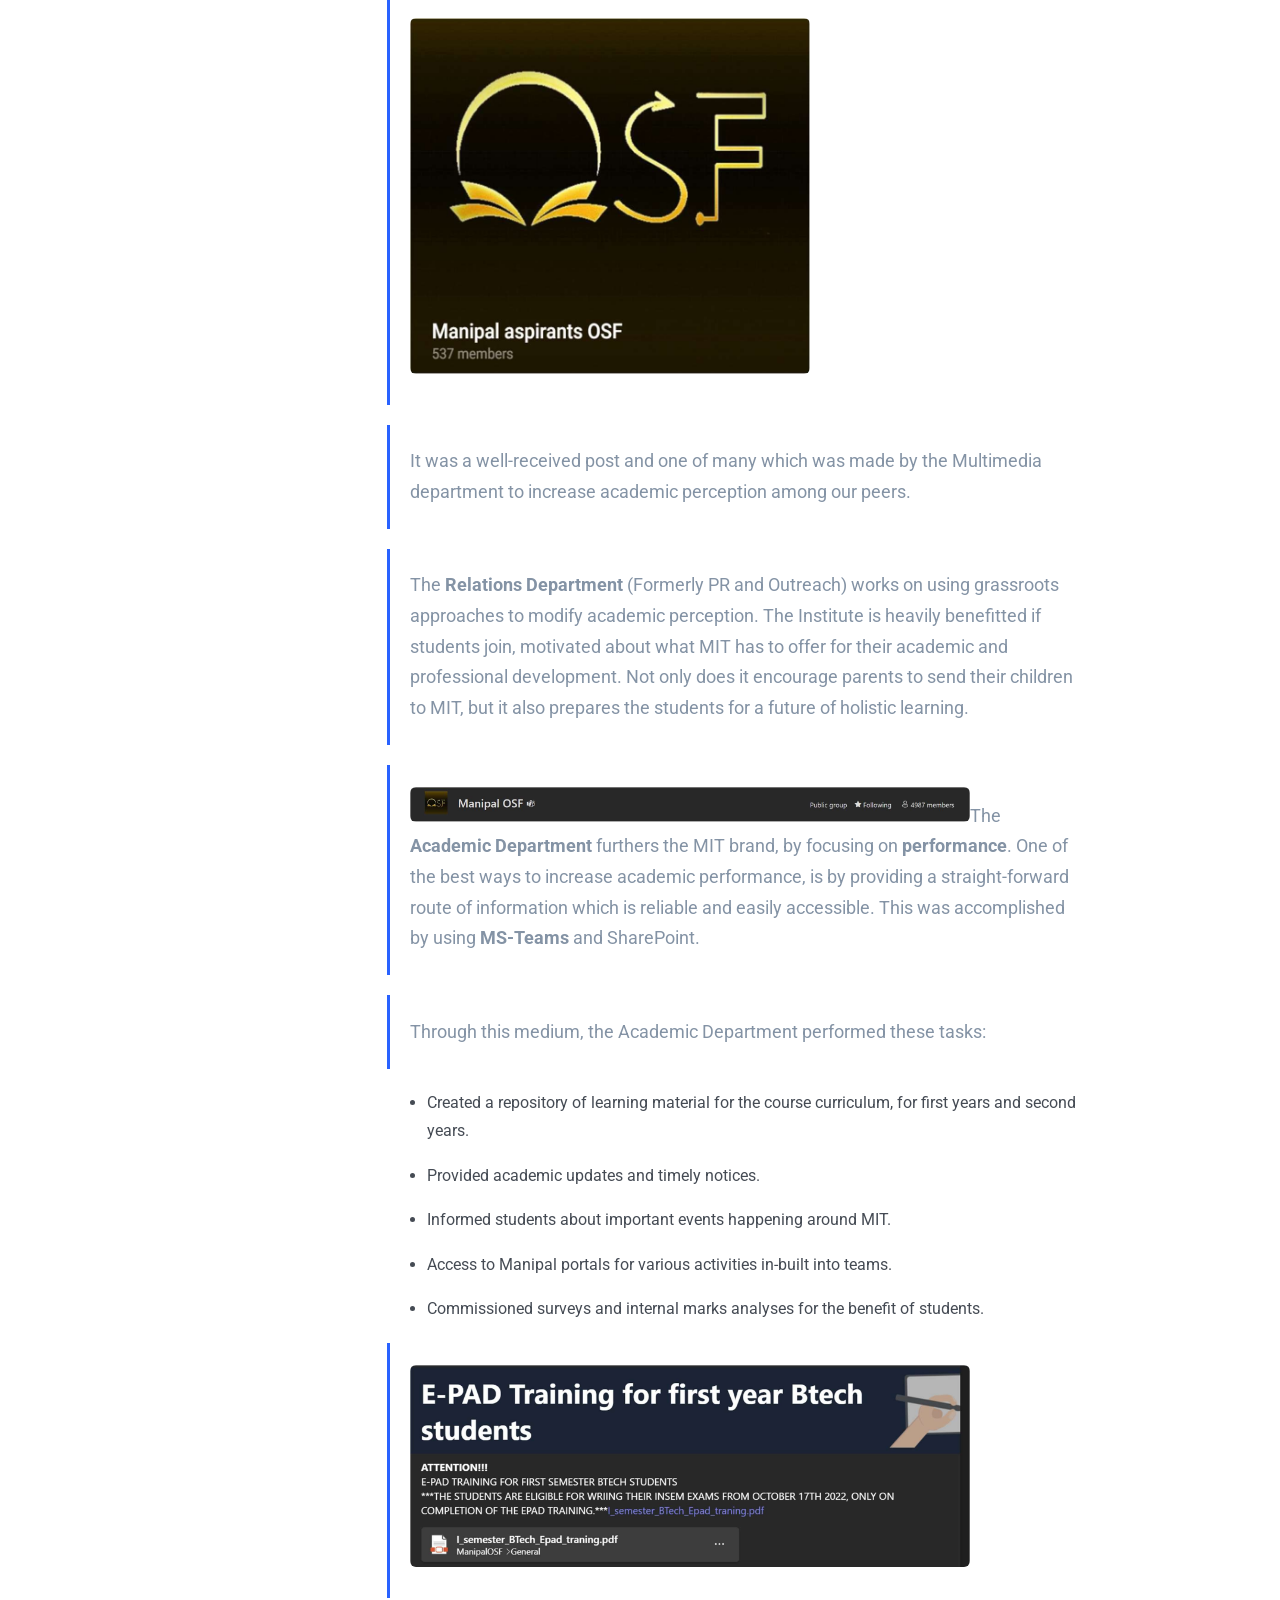
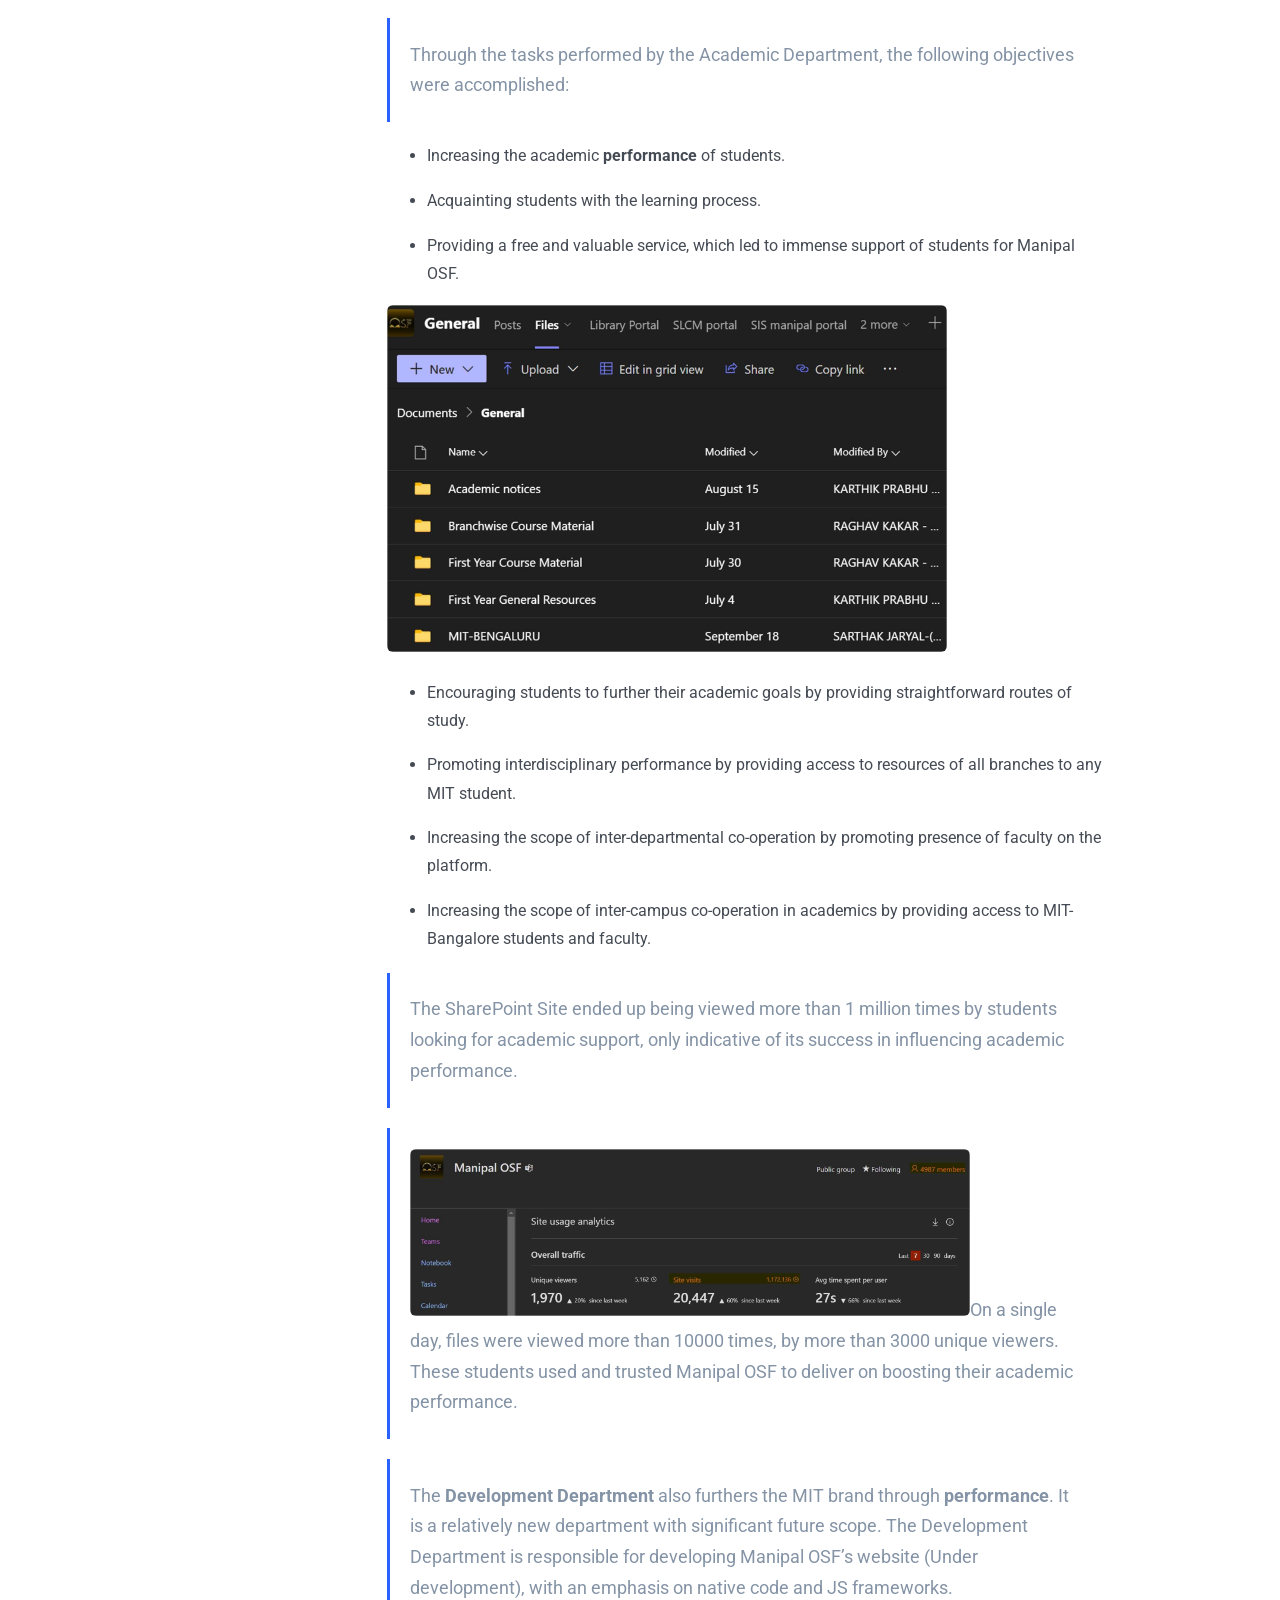
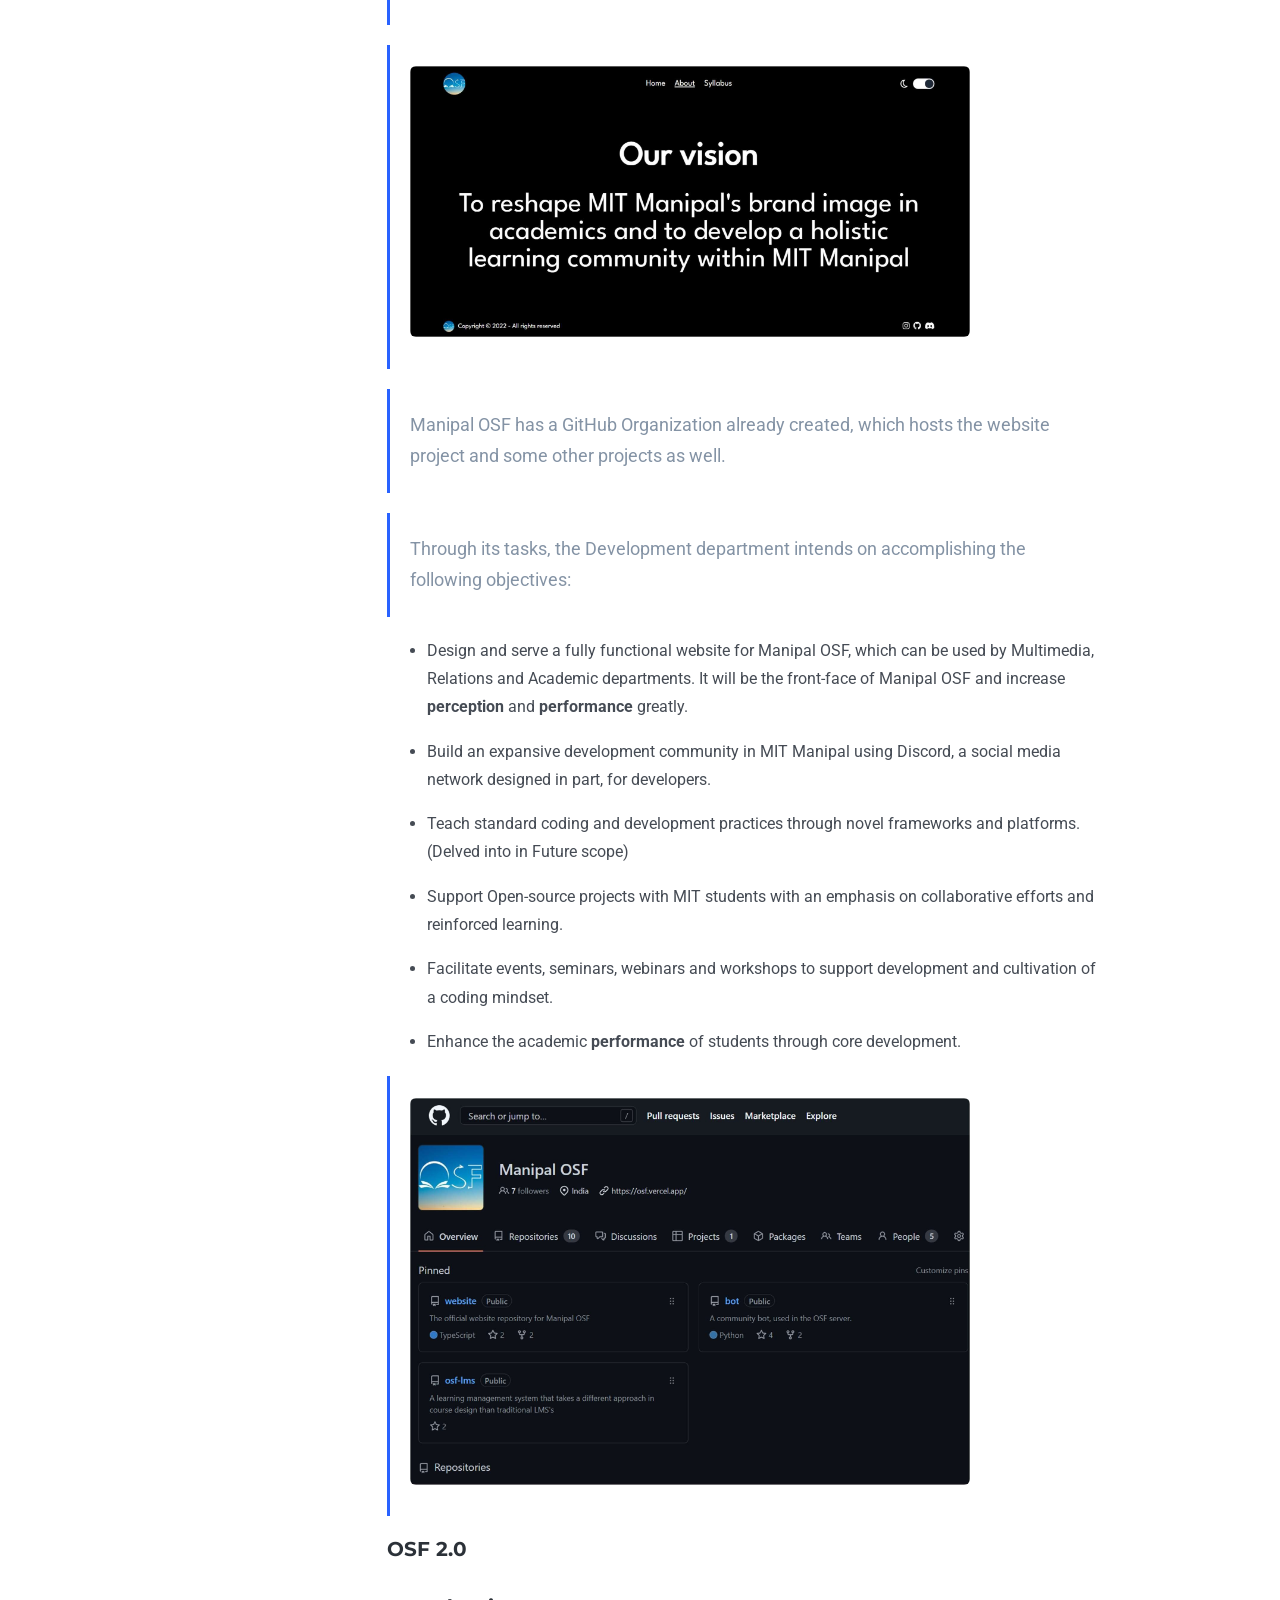
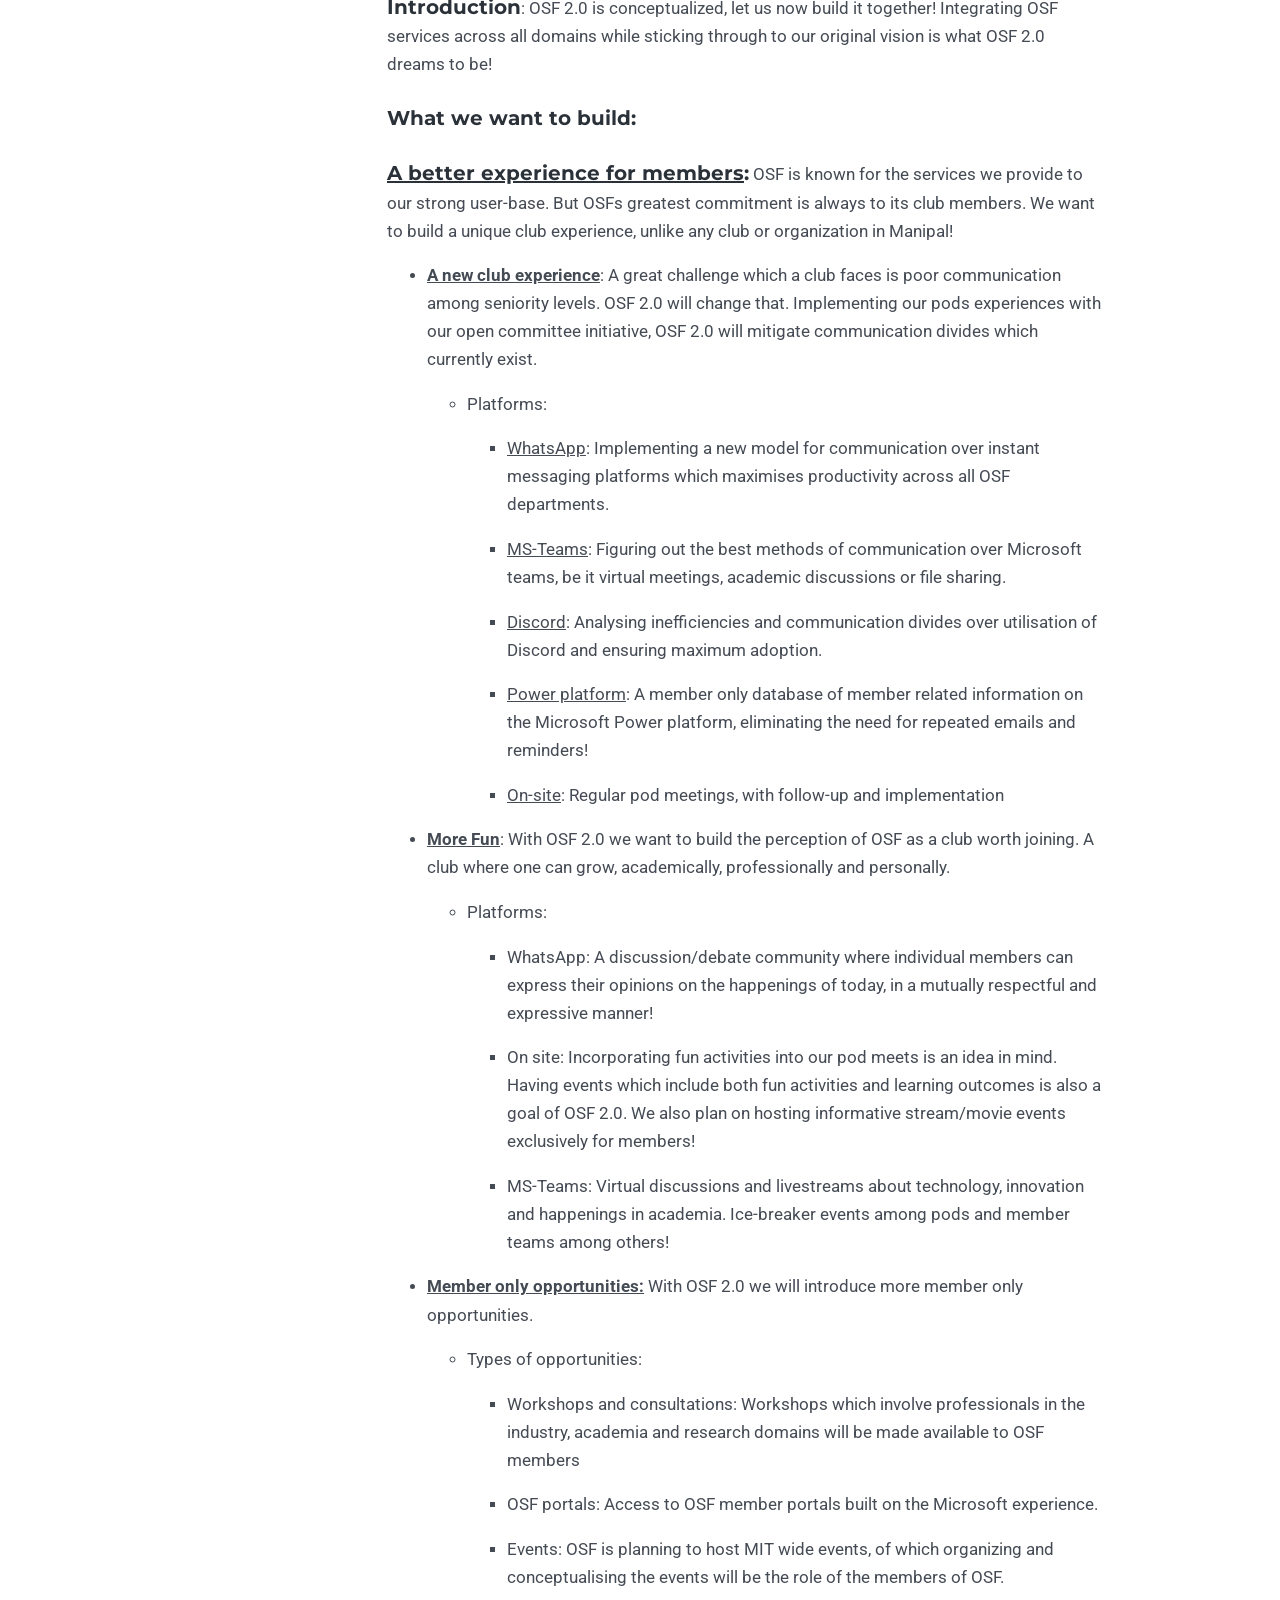
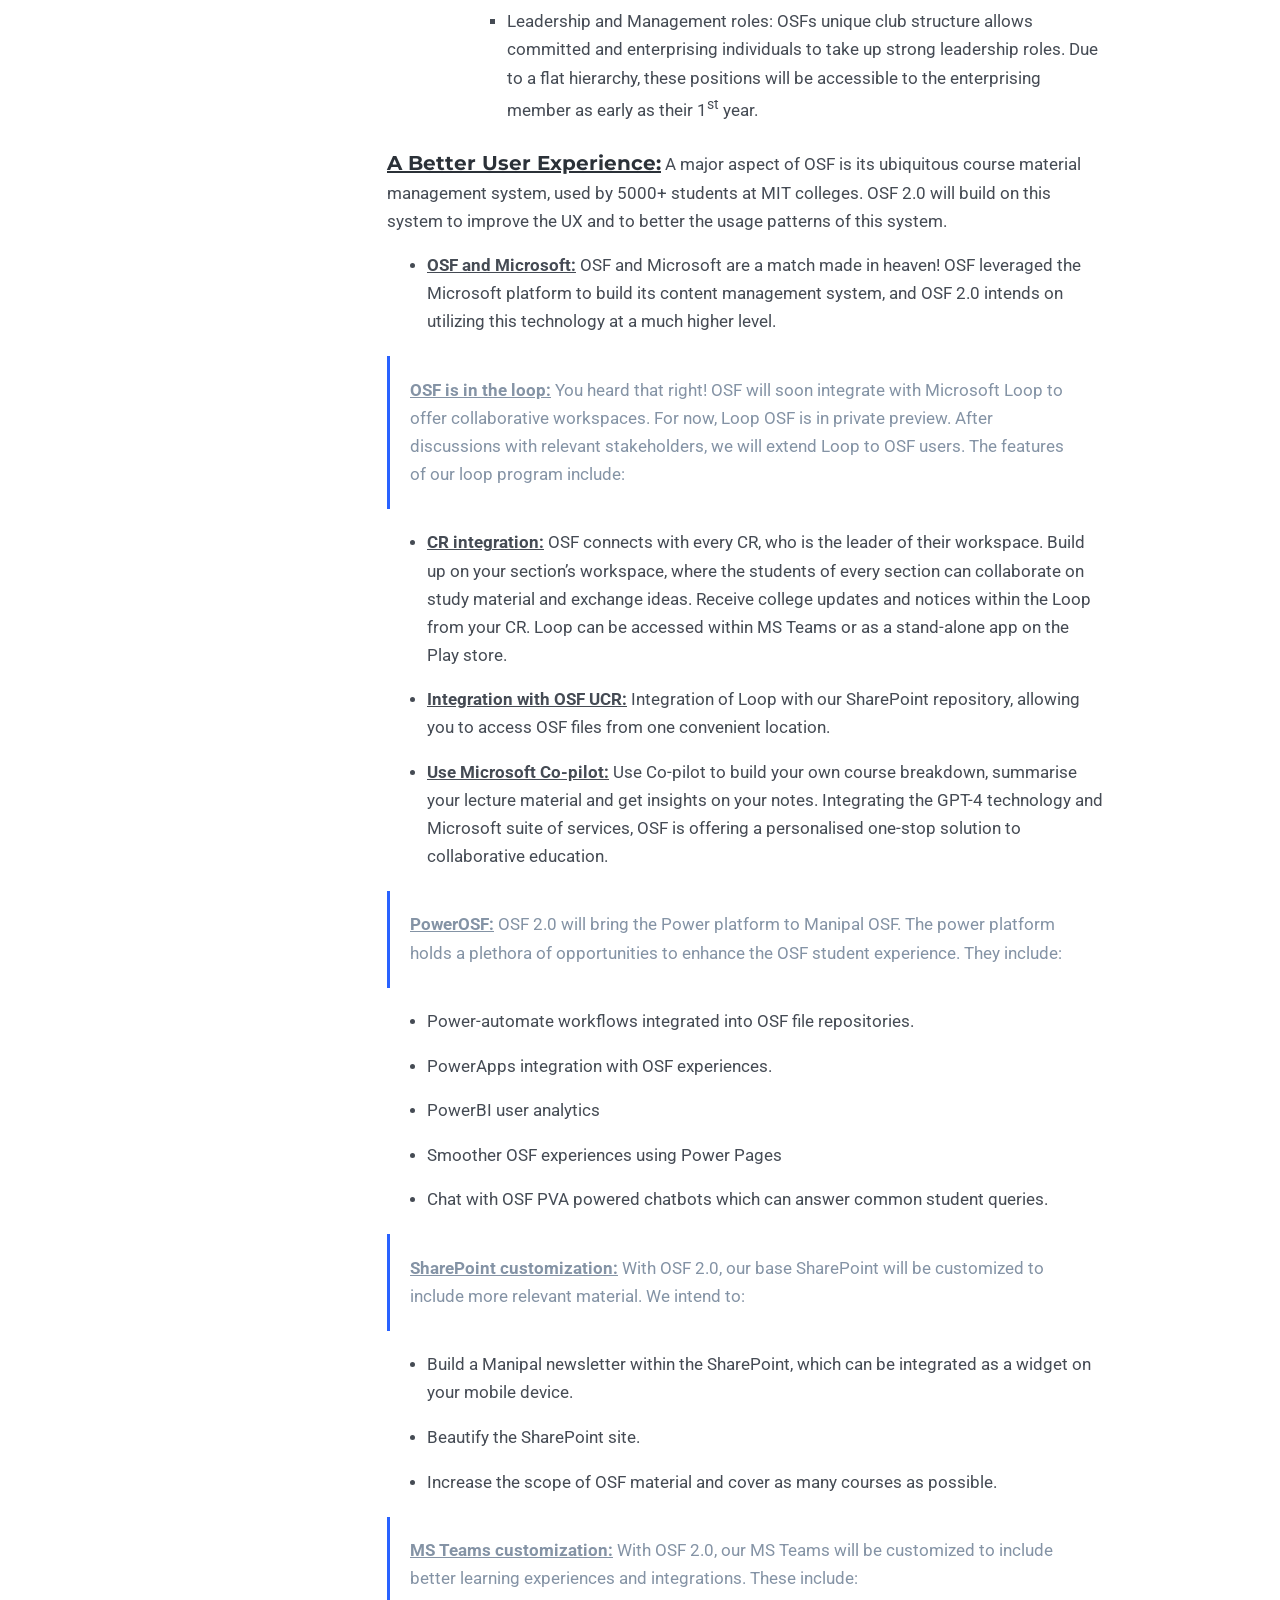
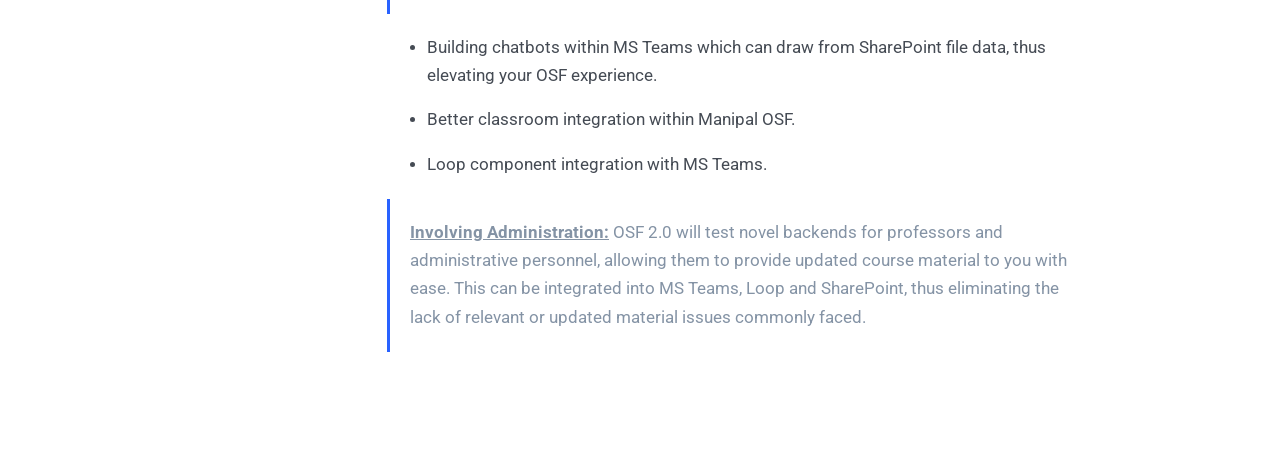
<file: projects/manipal-osf/index.html>
<!DOCTYPE html>
<html lang="en">
<head>
<meta charset="utf-8">
<meta name="viewport" content="width=device-width, initial-scale=1">
<title>Manipal OSF — Karthik Prabhu</title>
<script>(function(){var t=localStorage.getItem("kp-theme")||(matchMedia("(prefers-color-scheme: dark)").matches?"dark":"light");document.documentElement.setAttribute("data-theme",t);})();</script>
<link rel="preconnect" href="https://fonts.googleapis.com">
<link href="https://fonts.googleapis.com/css2?family=Montserrat:wght@600;700;800&family=Roboto:ital,wght@0,400;0,500;0,700;1,400&family=Roboto+Mono&display=swap" rel="stylesheet">
<link rel="stylesheet" href="../../styles/site.css">
<link rel="stylesheet" href="../../styles/content.css">
</head>
<body>

<nav class="ribbon">
  <a class="brand" href="../../">KP</a>
  <ul>
    <li><a href="../../">Home</a></li>
    <li><a href="../../cv/">CV</a></li>
    <li><a href="../../projects/" class="active">Projects</a></li>
    <li><a href="../../blog/">Blog</a></li>
  </ul>
  <div class="ribbon-tools">
    <button class="theme-toggle" id="theme-toggle" aria-label="Toggle light/dark theme">
      <svg class="icon-moon" viewBox="0 0 24 24" fill="none" stroke="currentColor" stroke-width="2" stroke-linecap="round" stroke-linejoin="round"><path d="M21 12.79A9 9 0 1 1 11.21 3 7 7 0 0 0 21 12.79z"/></svg>
      <svg class="icon-sun" viewBox="0 0 24 24" fill="none" stroke="currentColor" stroke-width="2" stroke-linecap="round" stroke-linejoin="round"><circle cx="12" cy="12" r="4"/><path d="M12 2v2m0 16v2M4.93 4.93l1.41 1.41m11.32 11.32 1.41 1.41M2 12h2m16 0h2M6.34 17.66l-1.41 1.41M19.07 4.93l-1.41 1.41"/></svg>
    </button>
  </div>
  <div class="ribbon-foot">&copy; Karthik Prabhu</div>
</nav>

<div class="page">
<main class="content">
<figure class="project-header">
<img src="../../media/thumbs/manipal-osf.jpeg" alt="Manipal OSF — Karthik Prabhu">
</figure>
<article>
<div class="text-body">
<blockquote>
<p><strong><u>About Manipal OSF</u>:</strong> Manipal Open Source
Foundation, is an organization started in September 2021 by a group of
first year students of MIT Manipal. It has since grown into one of the
largest student-run organizations with a unique focus and Mission.</p>
</blockquote>
</div>
<h1 id="mission">Mission:</h1>
<div class="text-body">
<blockquote>
<p>To reshape MIT Manipal’s brand image in academics and to develop a
holistic learning community within MIT Manipal.</p>
</blockquote>
</div>
<div class="text-body">
<blockquote>
<p>Manipal OSF is dedicated to building MIT’s academic brand. Two
factors which influence this branding on which Manipal OSF works on, are
<strong>Perception</strong> and <strong>Performance</strong>.</p>
</blockquote>
</div>
<div class="text-body">
<blockquote>
<p><strong>Perception</strong> is an important aspect in demonstrating
the academic capabilities within MIT.</p>
</blockquote>
</div>
<ul>
<li><div>
<p><span class="text-md">A positive perception increases
the ranking of the institute in almost all recognized rank
boards.</span></p>
</div></li>
<li><div>
<p><span class="text-md">It attracts admissions of
committed and academically inclined students and incentivizes
researchers and professors to work and collaborate with MIT.</span></p>
</div></li>
<li><div>
<p><span class="text-md">A sense of pride is created among
alumni as the perception of their Alma Mater increases, which increases
their participation in alumni activities.</span></p>
</div></li>
<li><div>
<p><img src="assets/media/image1.jpeg" class="img-lg" /><span class="text-md">Over the long term it creates a positive
feedback loop where motivated students join the Institute due to the
increased perception, which furthers the perception and raises the value
of the Institute overall.</span></p>
</div></li>
</ul>
<div class="text-body">
<blockquote>
<p><strong>Performance</strong>, especially of students within the
Institute is an important aspect when building an academic brand.</p>
</blockquote>
</div>
<ul>
<li><div>
<p><span class="text-md">It demonstrates the capabilities
of the Institute to promote learning among students.</span></p>
</div></li>
<li><div>
<p><span class="text-md">It demonstrates to prospective
students MIT’s credibility and the importance it lends to student
academic welfare.</span></p>
</div></li>
<li><div>
<p><span class="text-md">It serves to create a better
working relationship between faculty and students, motivating faculty to
involve students in more rigorous work.</span></p>
</div></li>
<li><div>
<p><span class="text-md">By boosting academic performance,
the Institute can be more open to allowing students to take part in
several programs and events, without worrying extensively about their
performance. This serves to further the interests of the Institute and
the students as they bring in laurels and experience.</span></p>
</div></li>
<li><div>
<p><span class="text-md">It generates well placed,
motivated alumni, who would also recognize MIT’s role in promoting their
welfare and encourage them to give back to the Institute in multiple
ways.</span></p>
</div></li>
</ul>
<div class="text-body">
<blockquote>
<p>Manipal OSF understands the importance of a strong positive
perception and performance to this institute, and we have done
significant work to improve this.</p>
</blockquote>
</div>
<h1 id="methodology">Methodology:</h1>
<div class="text-body">
<blockquote>
<p>The <strong>Multimedia Department</strong> works on using social
media to increase awareness about several happenings in MIT, most
notably in the academic, professional and curricular domains. Our model
of providing valuable information with entertaining graphics helps
create positive perception about what MIT has to offer for a student’s
professional growth.</p>
</blockquote>
</div>
<div class="text-body">
<blockquote>
<p>The multimedia department has worked on the following:</p>
</blockquote>
</div>
<div class="text-body">
<blockquote>
<p>Creating an Instagram page for Manipal OSF with over 500+
followers</p>
</blockquote>
</div>
<div class="text-body">
<p><img src="assets/media/image3.jpeg" class="img-lg" /></p>
</div>
<div class="text-body">
<blockquote>
<p>Through the Instagram page OSF created, building perception around
Manipal’s academic and professional accomplishments became possible, and
this was received well by our peers.</p>
</blockquote>
</div>
<div class="text-body">
<blockquote>
<p>The fresher’s guide to ace first year was a post published, among
others which communicated the importance of clearing academics to
students, and how MIT, OSF and other resources could be used for it.</p>
</blockquote>
</div>
<div class="text-body">
<p><img src="assets/media/image4.jpeg" class="img-lg" /></p>
</div>
<div class="text-body">
<blockquote>
<p><img src="assets/media/image5.jpeg" class="img-md" /></p>
</blockquote>
</div>
<div class="text-body">
<blockquote>
<p>It was a well-received post and one of many which was made by the
Multimedia department to increase academic perception among our
peers.</p>
</blockquote>
</div>
<div class="text-body">
<blockquote>
<p>The <strong>Relations Department</strong> (Formerly PR and Outreach)
works on using grassroots approaches to modify academic perception. The
Institute is heavily benefitted if students join, motivated about what
MIT has to offer for their academic and professional development. Not
only does it encourage parents to send their children to MIT, but it
also prepares the students for a future of holistic learning.</p>
</blockquote>
</div>
<div class="text-body">
<blockquote>
<p><img src="assets/media/image6.jpeg" class="img-lg" />The <strong>Academic
Department</strong> furthers the MIT brand, by focusing on
<strong>performance</strong>. One of the best ways to increase academic
performance, is by providing a straight-forward route of information
which is reliable and easily accessible. This was accomplished by using
<strong>MS-Teams</strong> and SharePoint.</p>
</blockquote>
</div>
<div class="text-body">
<blockquote>
<p>Through this medium, the Academic Department performed these
tasks:</p>
</blockquote>
</div>
<ul>
<li><div>
<p><span class="text-md">Created a repository of learning
material for the course curriculum, for first years and second
years.</span></p>
</div></li>
<li><div>
<p><span class="text-md">Provided academic updates and
timely notices.</span></p>
</div></li>
<li><div>
<p><span class="text-md">Informed students about important
events happening around MIT.</span></p>
</div></li>
<li><div>
<p><span class="text-md">Access to Manipal portals for
various activities in-built into teams.</span></p>
</div></li>
<li><div>
<p><span class="text-md">Commissioned surveys and internal
marks analyses for the benefit of students.</span></p>
</div></li>
</ul>
<div class="text-body">
<blockquote>
<p><img src="assets/media/image7.jpeg" class="img-lg" /></p>
</blockquote>
</div>
<div class="text-body">
<blockquote>
<p>Through the tasks performed by the Academic Department, the following
objectives were accomplished:</p>
</blockquote>
</div>
<ul>
<li><div>
<p><span class="text-md">Increasing the academic
<strong>performance</strong> of students.</span></p>
</div></li>
<li><div>
<p><span class="text-md">Acquainting students with the
learning process.</span></p>
</div></li>
<li><div>
<p><span class="text-md">Providing a free and valuable
service, which led to immense support of students for Manipal
OSF.</span></p>
</div></li>
</ul>
<div class="text-body">
<p><img src="assets/media/image8.jpeg" class="img-lg" /></p>
</div>
<ul>
<li><div>
<p><span class="text-md">Encouraging students to further
their academic goals by providing straightforward routes of
study.</span></p>
</div></li>
<li><div>
<p><span class="text-md">Promoting interdisciplinary
performance by providing access to resources of all branches to any MIT
student.</span></p>
</div></li>
<li><div>
<p><span class="text-md">Increasing the scope of
inter-departmental co-operation by promoting presence of faculty on the
platform.</span></p>
</div></li>
<li><div>
<p><span class="text-md">Increasing the scope of
inter-campus co-operation in academics by providing access to
MIT-Bangalore students and faculty.</span></p>
</div></li>
</ul>
<div class="text-body">
<blockquote>
<p>The SharePoint Site ended up being viewed more than 1 million times
by students looking for academic support, only indicative of its success
in influencing academic performance.</p>
</blockquote>
</div>
<div class="text-body">
<blockquote>
<p><img src="assets/media/image9.jpeg" class="img-lg" />On a single day, files were
viewed more than 10000 times, by more than 3000 unique viewers. These
students used and trusted Manipal OSF to deliver on boosting their
academic performance.</p>
</blockquote>
</div>
<div class="text-body">
<blockquote>
<p>The <strong>Development Department</strong> also furthers the MIT
brand through <strong>performance</strong>. It is a relatively new
department with significant future scope. The Development Department is
responsible for developing Manipal OSF’s website (Under development),
with an emphasis on native code and JS frameworks.</p>
</blockquote>
</div>
<div class="text-body">
<blockquote>
<p><img src="assets/media/image10.jpeg" class="img-lg" /></p>
</blockquote>
</div>
<div class="text-body">
<blockquote>
<p>Manipal OSF has a GitHub Organization already created, which hosts
the website project and some other projects as well.</p>
</blockquote>
</div>
<div class="text-body">
<blockquote>
<p>Through its tasks, the Development department intends on
accomplishing the following objectives:</p>
</blockquote>
</div>
<ul>
<li><div>
<p><span class="text-md">Design and serve a fully
functional website for Manipal OSF, which can be used by Multimedia,
Relations and Academic departments. It will be the front-face of Manipal
OSF and increase <strong>perception</strong> and
<strong>performance</strong> greatly.</span></p>
</div></li>
<li><div>
<p><span class="text-md">Build an expansive development
community in MIT Manipal using Discord, a social media network designed
in part, for developers.</span></p>
</div></li>
<li><div>
<p><span class="text-md">Teach standard coding and
development practices through novel frameworks and platforms. (Delved
into in Future scope)</span></p>
</div></li>
<li><div>
<p><span class="text-md">Support Open-source projects with
MIT students with an emphasis on collaborative efforts and reinforced
learning.</span></p>
</div></li>
<li><div>
<p><span class="text-md">Facilitate events, seminars,
webinars and workshops to support development and cultivation of a
coding mindset.</span></p>
</div></li>
<li><div>
<p><span class="text-md">Enhance the academic
<strong>performance</strong> of students through core
development.</span></p>
</div></li>
</ul>
<div class="text-body">
<blockquote>
<p><img src="assets/media/image11.jpeg" class="img-lg" /></p>
</blockquote>
</div>
<p><span class="text-lg">OSF 2.0</span><br />
<br />
<span class="text-lg">Introduction</span>: OSF 2.0 is
conceptualized, let us now build it together! Integrating OSF services
across all domains while sticking through to our original vision is what
OSF 2.0 dreams to be!</p>
<p><span class="text-lg">What we want to build:</span></p>
<p><span class="text-lg"><u>A better experience for
members</u>:</span> OSF is known for the services we provide to our
strong user-base. But OSFs greatest commitment is always to its club
members. We want to build a unique club experience, unlike any club or
organization in Manipal!</p>
<ul>
<li><div>
<p><strong><u>A new club experience</u></strong>: A great challenge
which a club faces is poor communication among seniority levels. OSF 2.0
will change that. Implementing our pods experiences with our open
committee initiative, OSF 2.0 will mitigate communication divides which
currently exist.</p>
</div>
<ul>
<li><div>
<p>Platforms:</p>
</div>
<ul>
<li><div>
<p><u>WhatsApp</u>: Implementing a new model for communication over
instant messaging platforms which maximises productivity across all OSF
departments.</p>
</div></li>
<li><div>
<p><u>MS-Teams</u>: Figuring out the best methods of communication over
Microsoft teams, be it virtual meetings, academic discussions or file
sharing.</p>
</div></li>
<li><div>
<p><u>Discord</u>: Analysing inefficiencies and communication divides
over utilisation of Discord and ensuring maximum adoption.</p>
</div></li>
<li><div>
<p><u>Power platform</u>: A member only database of member related
information on the Microsoft Power platform, eliminating the need for
repeated emails and reminders!</p>
</div></li>
<li><div>
<p><u>On-site</u>: Regular pod meetings, with follow-up and
implementation</p>
</div></li>
</ul></li>
</ul></li>
<li><div>
<p><strong><u>More Fun</u></strong>: With OSF 2.0 we want to build the
perception of OSF as a club worth joining. A club where one can grow,
academically, professionally and personally.</p>
</div>
<ul>
<li><div>
<p>Platforms:</p>
</div>
<ul>
<li><div>
<p>WhatsApp: A discussion/debate community where individual members can
express their opinions on the happenings of today, in a mutually
respectful and expressive manner!</p>
</div></li>
<li><div>
<p>On site: Incorporating fun activities into our pod meets is an idea
in mind. Having events which include both fun activities and learning
outcomes is also a goal of OSF 2.0. We also plan on hosting informative
stream/movie events exclusively for members!</p>
</div></li>
<li><div>
<p>MS-Teams: Virtual discussions and livestreams about technology,
innovation and happenings in academia. Ice-breaker events among pods and
member teams among others!</p>
</div></li>
</ul></li>
</ul></li>
<li><div>
<p><strong><u>Member only opportunities:</u></strong> With OSF 2.0 we
will introduce more member only opportunities.</p>
</div>
<ul>
<li><div>
<p>Types of opportunities:</p>
</div>
<ul>
<li><div>
<p>Workshops and consultations: Workshops which involve professionals in
the industry, academia and research domains will be made available to
OSF members</p>
</div></li>
<li><div>
<p>OSF portals: Access to OSF member portals built on the Microsoft
experience.</p>
</div></li>
<li><div>
<p>Events: OSF is planning to host MIT wide events, of which organizing
and conceptualising the events will be the role of the members of
OSF.</p>
</div></li>
<li><div>
<p>Leadership and Management roles: OSFs unique club structure allows
committed and enterprising individuals to take up strong leadership
roles. Due to a flat hierarchy, these positions will be accessible to
the enterprising member as early as their 1<sup>st</sup> year.</p>
</div></li>
</ul></li>
</ul></li>
</ul>
<p><span class="text-lg"><u>A Better User
Experience:</u></span> A major aspect of OSF is its ubiquitous course
material management system, used by 5000+ students at MIT colleges. OSF
2.0 will build on this system to improve the UX and to better the usage
patterns of this system.</p>
<ul>
<li><div>
<p><strong><u>OSF and Microsoft:</u></strong> OSF and Microsoft are a
match made in heaven! OSF leveraged the Microsoft platform to build its
content management system, and OSF 2.0 intends on utilizing this
technology at a much higher level.</p>
</div></li>
</ul>
<div>
<blockquote>
<p><strong><u>OSF is in the loop:</u></strong> You heard that right! OSF
will soon integrate with Microsoft Loop to offer collaborative
workspaces. For now, Loop OSF is in private preview. After discussions
with relevant stakeholders, we will extend Loop to OSF users. The
features of our loop program include:</p>
</blockquote>
</div>
<ul>
<li><div>
<p><strong><u>CR integration:</u></strong> OSF connects with every CR,
who is the leader of their workspace. Build up on your section’s
workspace, where the students of every section can collaborate on study
material and exchange ideas. Receive college updates and notices within
the Loop from your CR. Loop can be accessed within MS Teams or as a
stand-alone app on the Play store.</p>
</div></li>
<li><div>
<p><strong><u>Integration with OSF UCR:</u></strong> Integration of Loop
with our SharePoint repository, allowing you to access OSF files from
one convenient location.</p>
</div></li>
<li><div>
<p><strong><u>Use Microsoft Co-pilot:</u></strong> Use Co-pilot to build
your own course breakdown, summarise your lecture material and get
insights on your notes. Integrating the GPT-4 technology and Microsoft
suite of services, OSF is offering a personalised one-stop solution to
collaborative education.</p>
</div></li>
</ul>
<div>
<blockquote>
<p><strong><u>PowerOSF:</u></strong> OSF 2.0 will bring the Power
platform to Manipal OSF. The power platform holds a plethora of
opportunities to enhance the OSF student experience. They include:</p>
</blockquote>
</div>
<ul>
<li><div>
<p>Power-automate workflows integrated into OSF file repositories.</p>
</div></li>
<li><div>
<p>PowerApps integration with OSF experiences.</p>
</div></li>
<li><div>
<p>PowerBI user analytics</p>
</div></li>
<li><div>
<p>Smoother OSF experiences using Power Pages</p>
</div></li>
<li><div>
<p>Chat with OSF PVA powered chatbots which can answer common student
queries.</p>
</div></li>
</ul>
<blockquote>
<p><strong><u>SharePoint customization:</u></strong> With OSF 2.0, our
base SharePoint will be customized to include more relevant material. We
intend to:</p>
</blockquote>
<ul>
<li><div>
<p>Build a Manipal newsletter within the SharePoint, which can be
integrated as a widget on your mobile device.</p>
</div></li>
<li><div>
<p>Beautify the SharePoint site.</p>
</div></li>
<li><div>
<p>Increase the scope of OSF material and cover as many courses as
possible.</p>
</div></li>
</ul>
<blockquote>
<p><strong><u>MS Teams customization:</u></strong> With OSF 2.0, our MS
Teams will be customized to include better learning experiences and
integrations. These include:</p>
</blockquote>
<ul>
<li><div>
<p>Building chatbots within MS Teams which can draw from SharePoint file
data, thus elevating your OSF experience.</p>
</div></li>
<li><div>
<p>Better classroom integration within Manipal OSF.</p>
</div></li>
<li><div>
<p>Loop component integration with MS Teams.</p>
</div></li>
</ul>
<blockquote>
<p><strong><u>Involving Administration:</u></strong> OSF 2.0 will test
novel backends for professors and administrative personnel, allowing
them to provide updated course material to you with ease. This can be
integrated into MS Teams, Loop and SharePoint, thus eliminating the lack
of relevant or updated material issues commonly faced.</p>
</blockquote>

</article>
</main>
</div>

<script src="../../js/theme.js"></script>
<script src="../../js/links.js"></script>
</body>
</html>
</file>
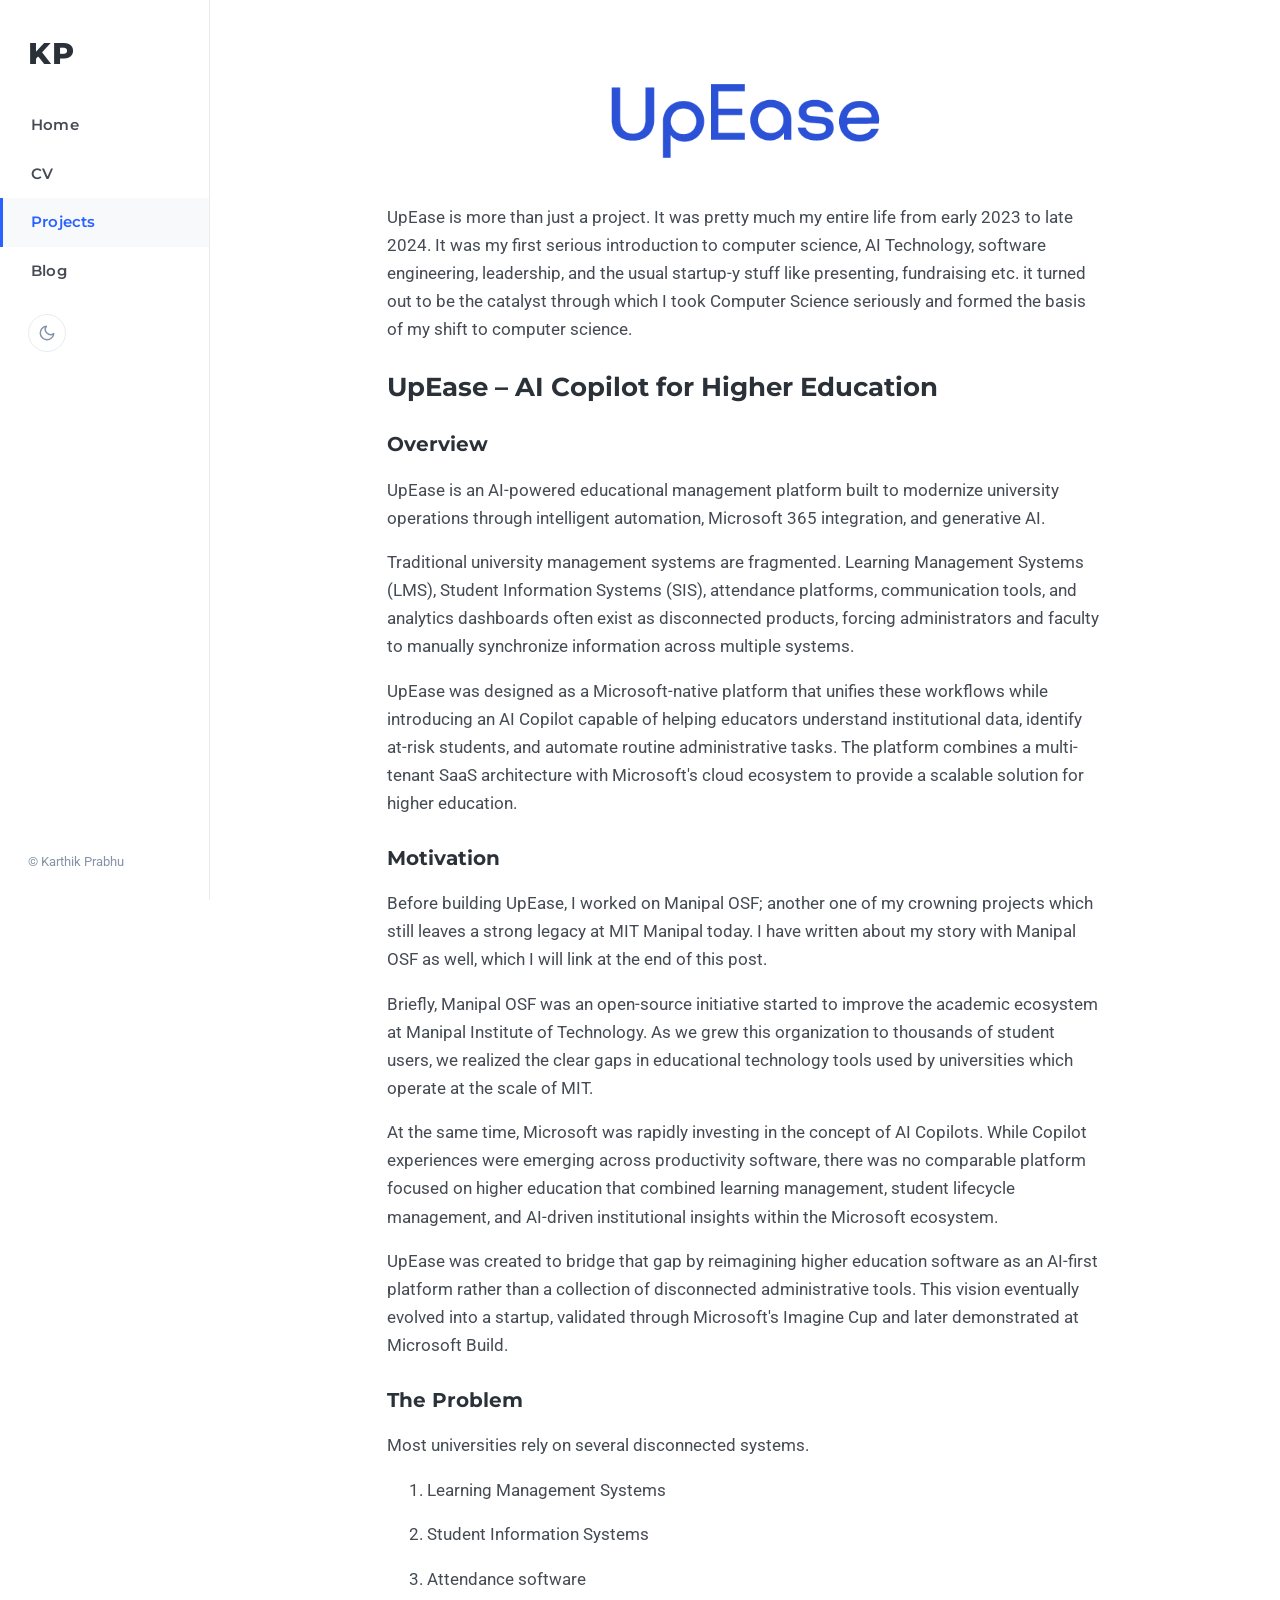
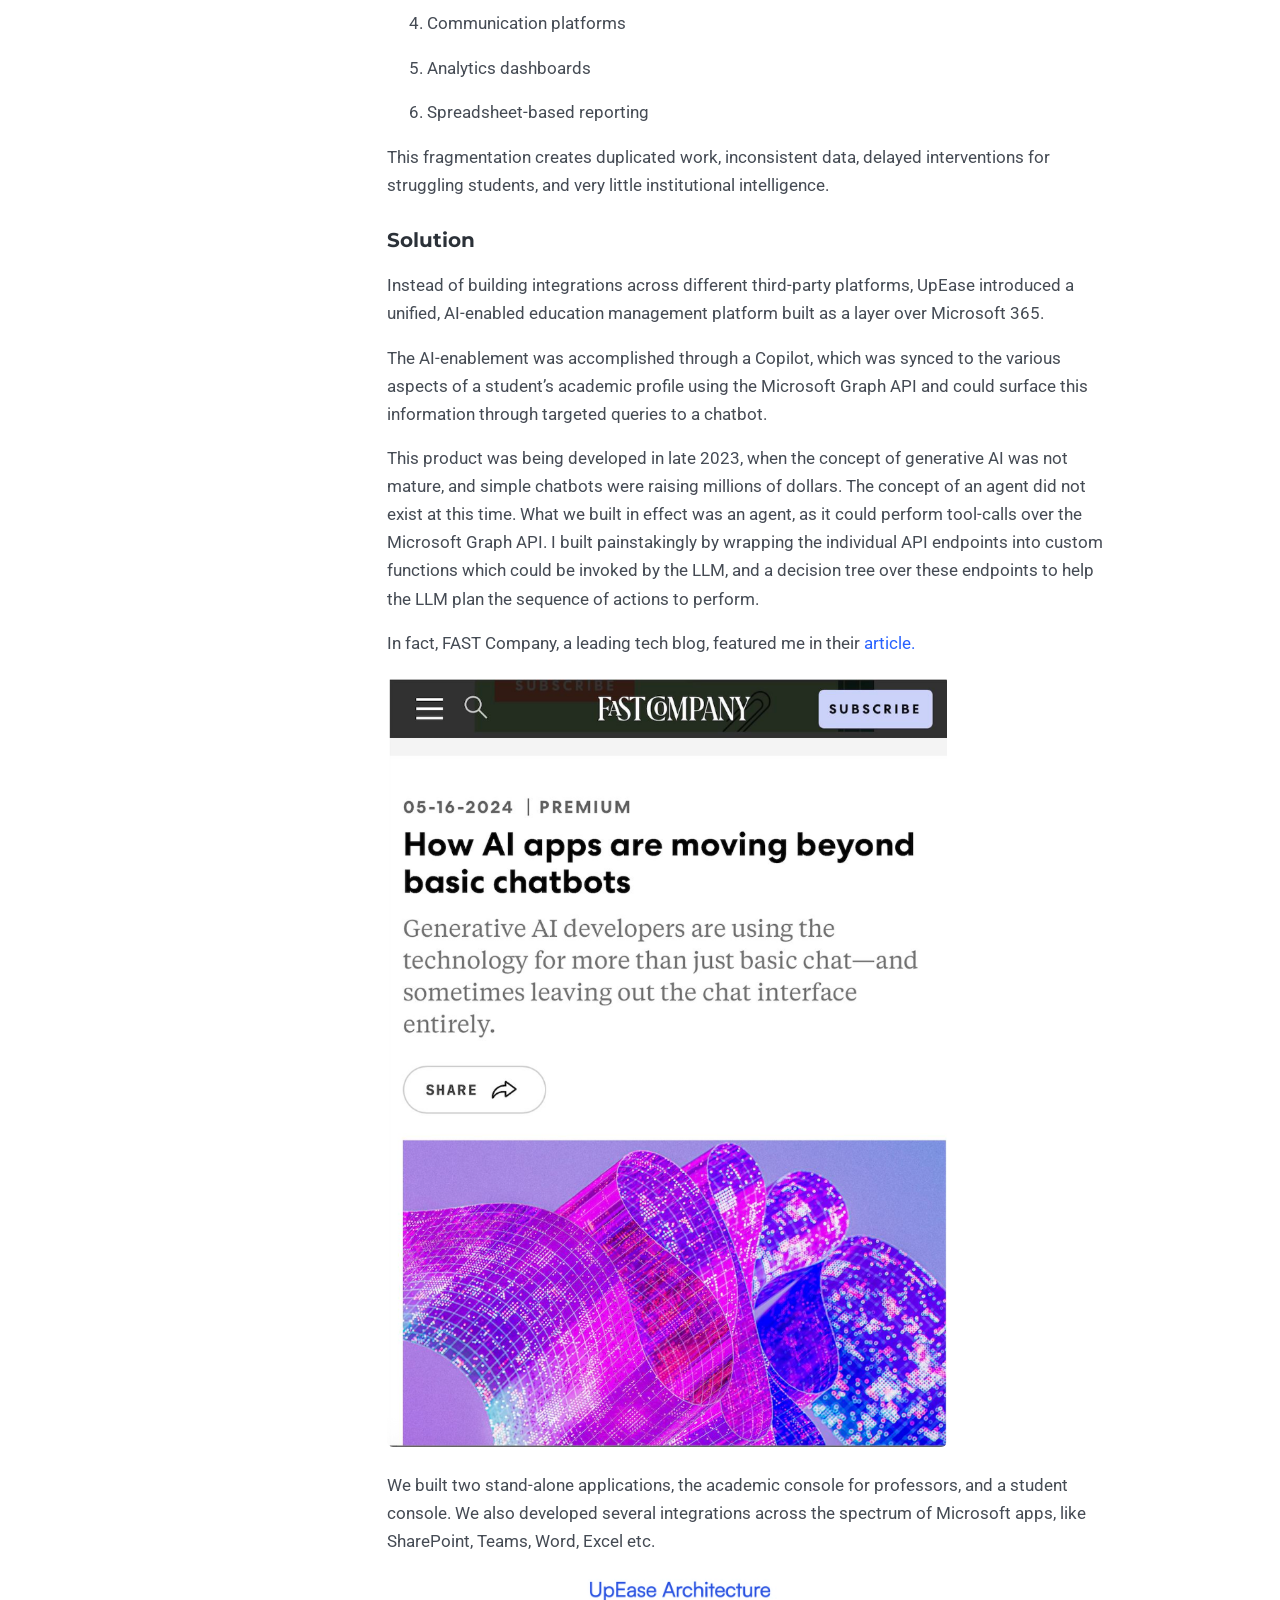
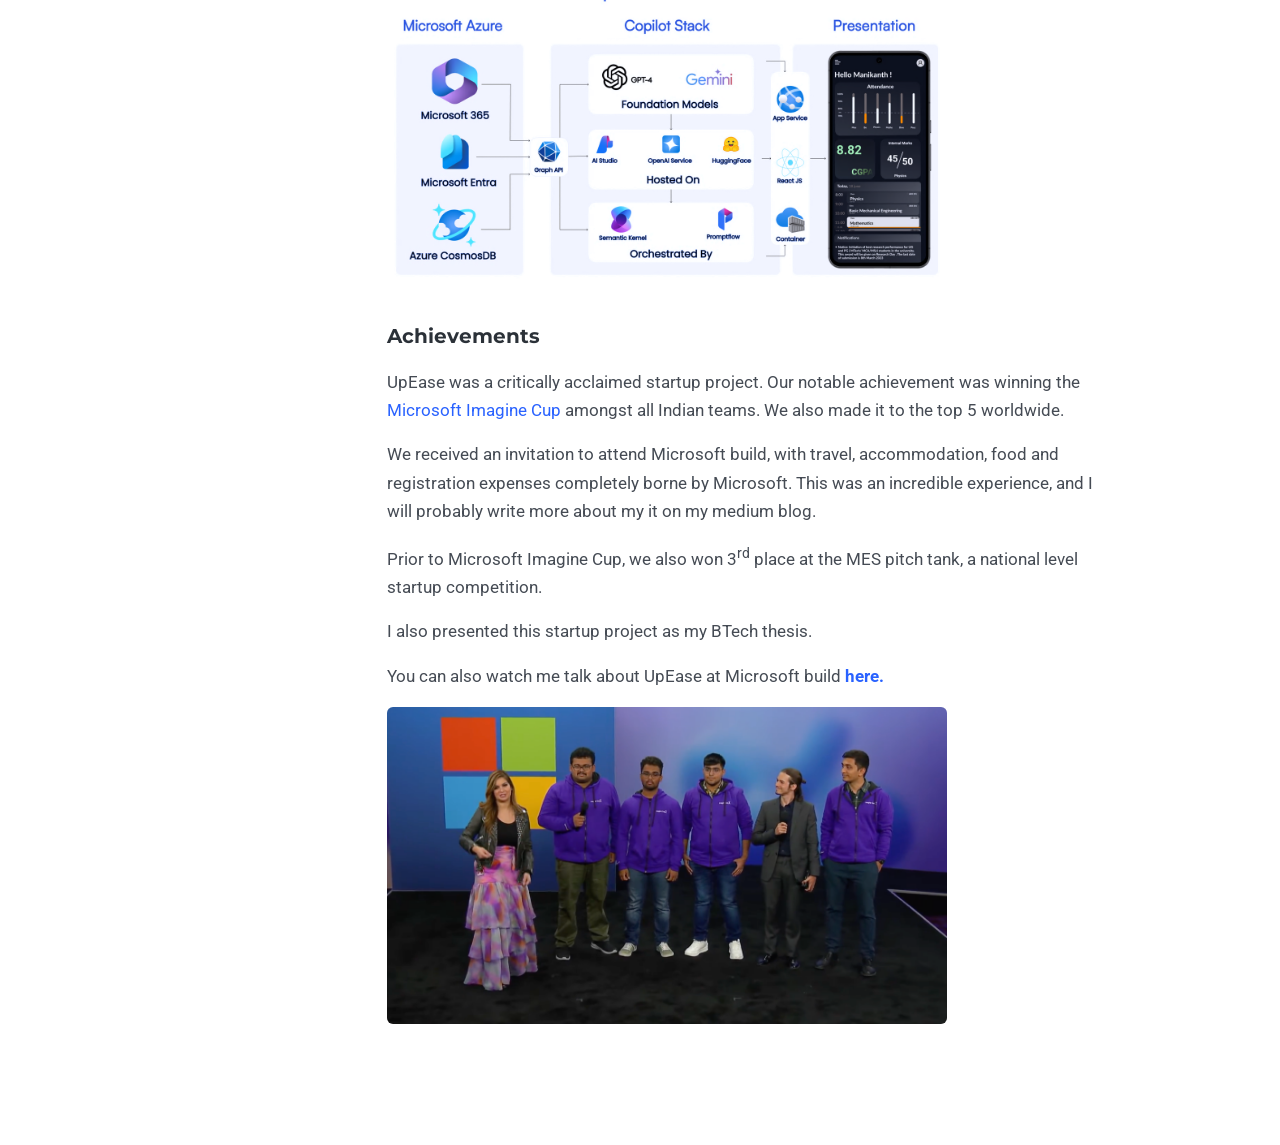
<file: projects/upease/index.html>
<!DOCTYPE html>
<html lang="en">
<head>
<meta charset="utf-8">
<meta name="viewport" content="width=device-width, initial-scale=1">
<title>UpEase — Karthik Prabhu</title>
<script>(function(){var t=localStorage.getItem("kp-theme")||(matchMedia("(prefers-color-scheme: dark)").matches?"dark":"light");document.documentElement.setAttribute("data-theme",t);})();</script>
<link rel="preconnect" href="https://fonts.googleapis.com">
<link href="https://fonts.googleapis.com/css2?family=Montserrat:wght@600;700;800&family=Roboto:ital,wght@0,400;0,500;0,700;1,400&family=Roboto+Mono&display=swap" rel="stylesheet">
<link rel="stylesheet" href="../../styles/site.css">
<link rel="stylesheet" href="../../styles/content.css">
</head>
<body>

<nav class="ribbon">
  <a class="brand" href="../../">KP</a>
  <ul>
    <li><a href="../../">Home</a></li>
    <li><a href="../../cv/">CV</a></li>
    <li><a href="../../projects/" class="active">Projects</a></li>
    <li><a href="../../blog/">Blog</a></li>
  </ul>
  <div class="ribbon-tools">
    <button class="theme-toggle" id="theme-toggle" aria-label="Toggle light/dark theme">
      <svg class="icon-moon" viewBox="0 0 24 24" fill="none" stroke="currentColor" stroke-width="2" stroke-linecap="round" stroke-linejoin="round"><path d="M21 12.79A9 9 0 1 1 11.21 3 7 7 0 0 0 21 12.79z"/></svg>
      <svg class="icon-sun" viewBox="0 0 24 24" fill="none" stroke="currentColor" stroke-width="2" stroke-linecap="round" stroke-linejoin="round"><circle cx="12" cy="12" r="4"/><path d="M12 2v2m0 16v2M4.93 4.93l1.41 1.41m11.32 11.32 1.41 1.41M2 12h2m16 0h2M6.34 17.66l-1.41 1.41M19.07 4.93l-1.41 1.41"/></svg>
    </button>
  </div>
  <div class="ribbon-foot">&copy; Karthik Prabhu</div>
</nav>

<div class="page">
<main class="content">
<figure class="project-header">
<img src="../../media/thumbs/upease.png" alt="UpEase — Karthik Prabhu">
</figure>
<article>
<p>UpEase is more than just a project. It was pretty much my entire life
from early 2023 to late 2024. It was my first serious introduction to
computer science, AI Technology, software engineering, leadership, and
the usual startup-y stuff like presenting, fundraising etc. it turned
out to be the catalyst through which I took Computer Science seriously
and formed the basis of my shift to computer science.</p>
<p><span class="text-xl"><strong>UpEase – AI Copilot for
Higher Education</strong></span></p>
<p><span class="text-lg"><strong>Overview</strong></span></p>
<p>UpEase is an AI-powered educational management platform built to
modernize university operations through intelligent automation,
Microsoft 365 integration, and generative AI.</p>
<p>Traditional university management systems are fragmented. Learning
Management Systems (LMS), Student Information Systems (SIS), attendance
platforms, communication tools, and analytics dashboards often exist as
disconnected products, forcing administrators and faculty to manually
synchronize information across multiple systems.</p>
<p>UpEase was designed as a Microsoft-native platform that unifies these
workflows while introducing an AI Copilot capable of helping educators
understand institutional data, identify at-risk students, and automate
routine administrative tasks. The platform combines a multi-tenant SaaS
architecture with Microsoft's cloud ecosystem to provide a scalable
solution for higher education.</p>
<p><span class="text-lg"><strong>Motivation</strong></span></p>
<p>Before building UpEase, I worked on Manipal OSF; another one of my
crowning projects which still leaves a strong legacy at MIT Manipal
today. I have written about my story with Manipal OSF as well, which I
will link at the end of this post.</p>
<p>Briefly, Manipal OSF was an open-source initiative started to improve
the academic ecosystem at Manipal Institute of Technology. As we grew
this organization to thousands of student users, we realized the clear
gaps in educational technology tools used by universities which operate
at the scale of MIT.</p>
<p>At the same time, Microsoft was rapidly investing in the concept of
AI Copilots. While Copilot experiences were emerging across productivity
software, there was no comparable platform focused on higher education
that combined learning management, student lifecycle management, and
AI-driven institutional insights within the Microsoft ecosystem.</p>
<p>UpEase was created to bridge that gap by reimagining higher education
software as an AI-first platform rather than a collection of
disconnected administrative tools. This vision eventually evolved into a
startup, validated through Microsoft's Imagine Cup and later
demonstrated at Microsoft Build.</p>
<p><span class="text-lg"><strong>The
Problem</strong></span></p>
<p>Most universities rely on several disconnected systems.</p>
<ol>
<li><div>
<p>Learning Management Systems</p>
</div></li>
<li><div>
<p>Student Information Systems</p>
</div></li>
<li><div>
<p>Attendance software</p>
</div></li>
<li><div>
<p>Communication platforms</p>
</div></li>
<li><div>
<p>Analytics dashboards</p>
</div></li>
<li><div>
<p>Spreadsheet-based reporting</p>
</div></li>
</ol>
<p>This fragmentation creates duplicated work, inconsistent data,
delayed interventions for struggling students, and very little
institutional intelligence.</p>
<p><span class="text-lg"><strong>Solution</strong></span></p>
<p>Instead of building integrations across different third-party
platforms, UpEase introduced a unified, AI-enabled education management
platform built as a layer over Microsoft 365.</p>
<p>The AI-enablement was accomplished through a Copilot, which was
synced to the various aspects of a student’s academic profile using the
Microsoft Graph API and could surface this information through targeted
queries to a chatbot.</p>
<p>This product was being developed in late 2023, when the concept of
generative AI was not mature, and simple chatbots were raising millions
of dollars. The concept of an agent did not exist at this time. What we
built in effect was an agent, as it could perform tool-calls over the
Microsoft Graph API. I built painstakingly by wrapping the individual
API endpoints into custom functions which could be invoked by the LLM,
and a decision tree over these endpoints to help the LLM plan the
sequence of actions to perform.</p>
<p>In fact, FAST Company, a leading tech blog, featured me in their <a href="https://fastcompanyme.com/technology/how-ai-apps-are-moving-beyond-basic-chatbots/"><span>article.</span></a></p>
<p><img src="assets/media/image1.png" class="img-lg" /></p>
<p>We built two stand-alone applications, the academic console for
professors, and a student console. We also developed several
integrations across the spectrum of Microsoft apps, like SharePoint,
Teams, Word, Excel etc.</p>
<p><img src="assets/media/image2.png" alt="A diagram of a company Description automatically generated" class="img-lg" /></p>
<p><span class="text-lg"><strong>Achievements</strong></span></p>
<p>UpEase was a critically acclaimed startup project. Our notable
achievement was winning the <a href="https://en.wikipedia.org/wiki/Imagine_Cup"><span>Microsoft Imagine Cup</span></a> amongst
all Indian teams. We also made it to the top 5 worldwide.</p>
<p>We received an invitation to attend Microsoft build, with travel,
accommodation, food and registration expenses completely borne by
Microsoft. This was an incredible experience, and I will probably write
more about my it on my medium blog.</p>
<p>Prior to Microsoft Imagine Cup, we also won 3<sup>rd</sup> place at
the MES pitch tank, a national level startup competition.</p>
<p>I also presented this startup project as my BTech thesis.</p>
<p>You can also watch me talk about UpEase at Microsoft build <a href="https://www.youtube.com/watch?v=5J9u4VL1bGM"><span><strong>here.</strong></span></a></p>
<p><img src="assets/media/image3.png" class="img-lg" /></p>

</article>
</main>
</div>

<script src="../../js/theme.js"></script>
<script src="../../js/links.js"></script>
</body>
</html>
</file>
<file: styles/site.css>
/* Site chrome + Home page, following the Hugo Academic theme:
   Montserrat headings, Roboto body, blue primary, and the theme's
   Dracula-inspired dark mode (#282a36 / #44475a / #f8f8f2).
   Theme is switched via data-theme on <html> (see js/theme.js). */

:root {
  --primary: #2962ff;
  --primary-hover: #0039cb;
  --primary-glow: rgba(41, 98, 255, 0.15);
  --text: #454b54;
  --heading: #2b3138;
  --muted: #8493a5;
  --border: #e8ecf1;
  --bg: #ffffff;
  --bg-alt: #f7f9fb;
  --surface: #ffffff;
  --code-bg: #f4f5f7;
  --code-text: #c7254e;
  --overlay: rgba(10, 20, 40, 0.85);
  --shadow: rgba(0, 0, 0, 0.12);

  --ribbon-w: 210px;
  --font-head: "Montserrat", -apple-system, BlinkMacSystemFont, "Segoe UI", sans-serif;
  --font-body: "Roboto", -apple-system, BlinkMacSystemFont, "Segoe UI", sans-serif;
  --font-mono: "Roboto Mono", ui-monospace, SFMono-Regular, Menlo, monospace;
}

/* Hugo Academic's dark mode palette (Dracula-derived). */
html[data-theme="dark"] {
  --primary: #82aaff;
  --primary-hover: #b3ccff;
  --primary-glow: rgba(130, 170, 255, 0.16);
  --text: #d6d9e4;
  --heading: #f8f8f2;
  --muted: #9aa3c0;
  --border: #3b3e51;
  --bg: #282a36;
  --bg-alt: #22242e;
  --surface: #313342;
  --code-bg: #44475a;
  --code-text: #8be9fd;
  --overlay: rgba(10, 12, 22, 0.88);
  --shadow: rgba(0, 0, 0, 0.45);
}

* { box-sizing: border-box; }

html { scroll-behavior: smooth; }

body {
  margin: 0;
  color: var(--text);
  background: var(--bg);
  font: 16.5px/1.7 var(--font-body);
  -webkit-font-smoothing: antialiased;
  text-rendering: optimizeLegibility;
  transition: background 0.2s ease, color 0.2s ease;
}

a { color: var(--primary); text-decoration: none; }
a:hover { color: var(--primary-hover); text-decoration: underline; }

h1, h2, h3, h4 {
  font-family: var(--font-head);
  color: var(--heading);
  line-height: 1.25;
  letter-spacing: -0.01em;
}

/* ---------- Vertical ribbon ---------- */

.ribbon {
  position: fixed;
  inset: 0 auto 0 0;
  width: var(--ribbon-w);
  background: var(--bg);
  border-right: 1px solid var(--border);
  display: flex;
  flex-direction: column;
  padding: 28px 0;
  z-index: 100;
  transition: background 0.2s ease;
}

.ribbon .brand {
  font-family: var(--font-head);
  font-weight: 800;
  font-size: 30px;
  letter-spacing: 1px;
  color: var(--heading);
  text-decoration: none;
  padding: 0 28px 22px;
}
.ribbon .brand:hover { color: var(--primary); text-decoration: none; }

.ribbon ul { list-style: none; margin: 0; padding: 0; }

.ribbon li a {
  display: block;
  padding: 12px 28px;
  font-family: var(--font-head);
  font-weight: 600;
  font-size: 14.5px;
  letter-spacing: 0.2px;
  color: var(--text);
  text-decoration: none;
  border-left: 3px solid transparent;
  transition: color 0.12s ease, background 0.12s ease;
}
.ribbon li a:hover { color: var(--primary); background: var(--bg-alt); text-decoration: none; }
.ribbon li a.active {
  color: var(--primary);
  border-left-color: var(--primary);
  background: var(--bg-alt);
}

.ribbon-tools { padding: 18px 28px 0; }

.theme-toggle {
  width: 38px;
  height: 38px;
  border-radius: 50%;
  border: 1px solid var(--border);
  background: var(--surface);
  color: var(--muted);
  cursor: pointer;
  display: flex;
  align-items: center;
  justify-content: center;
  transition: border-color 0.15s ease, color 0.15s ease, transform 0.15s ease;
}
.theme-toggle:hover { border-color: var(--primary); color: var(--primary); transform: rotate(15deg); }
.theme-toggle svg { width: 18px; height: 18px; }
.theme-toggle .icon-sun { display: none; }
html[data-theme="dark"] .theme-toggle .icon-sun { display: block; }
html[data-theme="dark"] .theme-toggle .icon-moon { display: none; }

.ribbon .ribbon-foot {
  margin-top: auto;
  padding: 18px 28px 0;
  font-size: 12.5px;
  color: var(--muted);
}

/* ---------- Page body ---------- */

.page {
  margin-left: var(--ribbon-w);
  min-height: 100vh;
}

.section {
  padding: 64px 32px;
  border-bottom: 1px solid var(--border);
}
.section:last-child { border-bottom: none; }
.section-inner { max-width: 860px; margin: 0 auto; }
.section.alt { background: var(--bg-alt); }

.section h2 {
  font-size: 28px;
  font-weight: 700;
  margin: 0 0 28px;
}

/* ---------- Hero / biography ---------- */

.hero { text-align: center; padding-top: 84px; }

.avatar {
  width: 200px;
  height: 200px;
  border-radius: 50%;
  object-fit: cover;
  object-position: center;
  box-shadow: 0 4px 18px var(--shadow);
  background: var(--bg-alt);
}

.hero-name {
  font-size: 42px;
  font-weight: 700;
  margin: 30px 0 8px;
  white-space: nowrap;
}

.hero-name .np { color: var(--primary); }

/* "Karthik Prabhu" folds into "KP" */
.hero-name .fold {
  display: inline-block;
  overflow: hidden;
  vertical-align: bottom;
  max-width: 9ch;
  opacity: 1;
  transition: max-width 1s cubic-bezier(0.65, 0, 0.35, 1), opacity 0.7s ease;
}
.hero-name.collapsed .fold { max-width: 0; opacity: 0; }

.intro {
  max-width: 720px;
  margin: 26px auto 0;
  font-size: 17.5px;
  text-align: left;
}
.intro p { margin: 0 0 14px; }

/* Inline call-to-action buttons inserted from the CMS About editor. */
.intro .about-btn {
  display: inline-block;
  font-family: var(--font-head);
  font-weight: 600;
  font-size: 14px;
  color: var(--primary);
  background: var(--surface);
  border: 1.5px solid var(--primary);
  border-radius: 999px;
  padding: 5px 18px;
  margin: 2px 4px 2px 0;
  transition: background 0.15s ease, color 0.15s ease, transform 0.15s ease, box-shadow 0.15s ease;
}
.intro .about-btn:hover {
  background: var(--primary);
  color: var(--bg);
  text-decoration: none;
  transform: translateY(-1px);
  box-shadow: 0 6px 14px var(--primary-glow);
}

/* ---------- Socials ("reach me here") ---------- */

.socials {
  display: flex;
  justify-content: center;
  gap: 14px;
  margin-top: 14px;
}

.social-btn {
  width: 44px;
  height: 44px;
  border-radius: 50%;
  border: 1px solid var(--border);
  background: var(--surface);
  color: var(--muted);
  display: flex;
  align-items: center;
  justify-content: center;
  transition: color 0.15s ease, border-color 0.15s ease, transform 0.15s ease, box-shadow 0.15s ease;
}
.social-btn:hover {
  color: var(--primary);
  border-color: var(--primary);
  transform: translateY(-2px);
  box-shadow: 0 6px 14px var(--primary-glow);
  text-decoration: none;
}
.social-btn svg { width: 20px; height: 20px; }

/* ---------- Education ---------- */

.edu-list { list-style: none; margin: 0; padding: 0; display: grid; gap: 28px; }

.edu-item { display: flex; flex-direction: column; gap: 16px; }

.edu-head {
  display: flex;
  align-items: center;
  gap: 16px;
}

.edu-icon {
  width: 46px;
  height: 46px;
  border-radius: 50%;
  background: var(--primary-glow);
  color: var(--primary);
  display: flex;
  align-items: center;
  justify-content: center;
  flex: none;
}
.edu-icon svg { width: 22px; height: 22px; }

.edu-body { flex: 1; min-width: 0; display: flex; flex-direction: column; }
.edu-program-line { display: flex; align-items: baseline; gap: 10px; flex-wrap: wrap; }
.edu-program { font-family: var(--font-head); font-weight: 600; color: var(--heading); font-size: 16.5px; }
.edu-cgpa {
  font-family: var(--font-head);
  font-size: 13px;
  font-weight: 700;
  color: var(--primary);
  letter-spacing: 0.2px;
}
.edu-institute { color: var(--text); font-size: 15px; }

.edu-meta {
  display: flex;
  flex-direction: column;
  align-items: flex-end;
  gap: 6px;
  flex: none;
}
.edu-date { color: var(--muted); font-size: 14px; white-space: nowrap; }
.edu-badge {
  display: inline-block;
  padding: 2px 10px;
  border-radius: 999px;
  font-family: var(--font-head);
  font-size: 11.5px;
  font-weight: 700;
  letter-spacing: 0.3px;
  text-transform: uppercase;
  white-space: nowrap;
}
.edu-badge.ongoing { background: rgba(26, 86, 219, 0.12); color: #4285f4; }
html[data-theme="dark"] .edu-badge.ongoing { color: #8ab4f8; }

.edu-semesters {
  margin-left: 62px;
  display: grid;
  gap: 18px;
  padding-left: 16px;
  border-left: 2px solid var(--border);
}

.edu-semester-label {
  margin: 0 0 10px;
  font-size: 14px;
  font-weight: 700;
  color: var(--heading);
  letter-spacing: 0.2px;
  display: flex;
  align-items: center;
  gap: 10px;
  flex-wrap: wrap;
}
.edu-sem-tag {
  font-size: 11px;
  font-weight: 700;
  text-transform: uppercase;
  letter-spacing: 0.3px;
  padding: 2px 8px;
  border-radius: 999px;
  background: rgba(19, 115, 51, 0.12);
  color: #1e8e3e;
}
.edu-sem-tag.in-progress {
  background: rgba(176, 96, 0, 0.14);
  color: #e37400;
}
html[data-theme="dark"] .edu-sem-tag { color: #5bd67d; }
html[data-theme="dark"] .edu-sem-tag.in-progress { color: #fbbc04; }

.edu-courses {
  list-style: none;
  margin: 0;
  padding: 0;
  display: grid;
  gap: 8px;
}

.edu-course {
  display: grid;
  grid-template-columns: 5.5rem 1fr auto;
  align-items: baseline;
  gap: 12px;
  font-size: 14.5px;
}

.edu-course-code {
  font-family: var(--font-mono);
  font-size: 13px;
  font-weight: 600;
  color: var(--primary);
  background: var(--primary-glow);
  border-radius: 6px;
  padding: 2px 8px;
  text-align: center;
}

.edu-course-name { color: var(--text); }
.edu-course-grade {
  font-family: var(--font-head);
  font-weight: 700;
  font-size: 13.5px;
  color: var(--heading);
  min-width: 2.2rem;
  text-align: right;
}

@media (max-width: 640px) {
  .edu-head { flex-wrap: wrap; }
  .edu-meta { align-items: flex-start; width: 100%; padding-left: 62px; }
  .edu-semesters { margin-left: 0; }
  .edu-course { grid-template-columns: 5rem 1fr; }
  .edu-course-grade { grid-column: 2; text-align: left; color: var(--primary); }
}

/* ---------- Highlights ---------- */

.highlight-list { list-style: none; margin: 0; padding: 0; display: grid; gap: 14px; }

.highlight-card {
  display: flex;
  align-items: baseline;
  gap: 14px;
  padding: 18px 22px;
  background: var(--surface);
  border: 1px solid var(--border);
  border-radius: 10px;
  text-decoration: none;
  transition: box-shadow 0.15s ease, transform 0.15s ease, border-color 0.15s ease;
}
.highlight-card:hover {
  text-decoration: none;
  border-color: var(--primary);
  box-shadow: 0 6px 18px var(--primary-glow);
  transform: translateY(-2px);
}
.highlight-card .tag {
  font-family: var(--font-head);
  font-weight: 700;
  font-size: 11.5px;
  letter-spacing: 0.8px;
  text-transform: uppercase;
  color: var(--primary);
  white-space: nowrap;
}
.highlight-card .title { color: var(--heading); font-weight: 500; flex: 1; }
.highlight-card .date { color: var(--muted); font-size: 14px; white-space: nowrap; }

.empty-note { color: var(--muted); }

/* ---------- Contact ---------- */

.contact-list { list-style: none; margin: 0; padding: 0; display: grid; gap: 18px; }

.contact-list li { display: flex; align-items: center; gap: 14px; font-size: 16.5px; }

.contact-list .icon {
  width: 42px;
  height: 42px;
  border-radius: 50%;
  background: var(--primary-glow);
  color: var(--primary);
  display: flex;
  align-items: center;
  justify-content: center;
  flex: none;
}
.contact-list .icon svg { width: 20px; height: 20px; }

/* ---------- Project carousels ---------- */

.carousel { display: flex; align-items: center; gap: 12px; }

.car-viewport { overflow: hidden; flex: 1; }

.car-track {
  display: flex;
  align-items: center;
  gap: 14px;
  transition: transform 0.35s cubic-bezier(0.4, 0, 0.2, 1);
}

.proj-card {
  position: relative;
  flex: none;
  width: auto;
  height: auto;
  border-radius: 10px;
  overflow: hidden;
  border: 1px solid var(--border);
  background: var(--bg-alt);
  transition: box-shadow 0.15s ease, transform 0.15s ease, border-color 0.15s ease;
}
.proj-card:hover {
  border-color: var(--primary);
  box-shadow: 0 6px 18px var(--primary-glow);
  transform: translateY(-2px);
}
/* Listing thumbs only: cap height, keep aspect ratio (no cover/stretch). */
.proj-card img {
  display: block;
  max-height: 96px;
  width: auto;
  height: auto;
  max-width: none;
  object-fit: contain;
}

.proj-overlay {
  position: absolute;
  inset: auto 0 0 0;
  padding: 18px 10px 8px;
  background: linear-gradient(transparent, var(--overlay));
  color: #fff;
  font-family: var(--font-head);
  font-size: 12.5px;
  font-weight: 600;
  line-height: 1.3;
  opacity: 0;
  transition: opacity 0.15s ease;
}
.proj-card:hover .proj-overlay { opacity: 1; }

.car-arrow {
  flex: none;
  width: 36px;
  height: 36px;
  border-radius: 50%;
  border: 1px solid var(--border);
  background: var(--surface);
  color: var(--heading);
  font-size: 20px;
  line-height: 1;
  cursor: pointer;
  transition: border-color 0.15s, color 0.15s;
}
.car-arrow:hover:not(:disabled) { border-color: var(--primary); color: var(--primary); }
.car-arrow:disabled { opacity: 0.35; cursor: default; }

/* ---------- Publications ---------- */

.pub-head {
  display: flex;
  align-items: baseline;
  justify-content: space-between;
  gap: 16px;
  flex-wrap: wrap;
}

.profile-buttons { display: flex; gap: 10px; flex-wrap: wrap; }
.profile-btn {
  font-family: var(--font-head);
  font-weight: 600;
  font-size: 13.5px;
  color: var(--primary);
  border: 1px solid var(--primary);
  border-radius: 999px;
  padding: 6px 16px;
}
.profile-btn:hover { background: var(--primary); color: var(--bg); text-decoration: none; }

.pub-block {
  display: flex;
  gap: 20px;
  padding: 22px 0;
  border-bottom: 1px solid var(--border);
}
.pub-block:last-child { border-bottom: none; }

.pub-thumb {
  flex: none;
  width: auto;
  height: auto;
  border-radius: 10px;
  overflow: hidden;
  border: 1px solid var(--border);
  background: var(--surface);
}
/* Listing thumbs only: cap height, keep aspect ratio (no cover/stretch). */
.pub-thumb img {
  display: block;
  max-height: 96px;
  width: auto;
  height: auto;
  max-width: none;
  object-fit: contain;
}
a.pub-thumb { transition: box-shadow 0.15s ease, border-color 0.15s ease; }
a.pub-thumb:hover { border-color: var(--primary); box-shadow: 0 6px 18px var(--primary-glow); }

.pub-body { flex: 1; min-width: 0; }

.pub-title { margin: 0 0 4px; font-size: 18px; }
.pub-title a:hover { text-decoration: underline; }

.pub-authors { margin: 0 0 4px; font-size: 15px; }

.pub-meta { margin: 0 0 12px; color: var(--muted); font-size: 14.5px; }

.pub-status {
  display: inline-block;
  margin-left: 6px;
  padding: 2px 10px;
  border-radius: 999px;
  font-family: var(--font-head);
  font-size: 11.5px;
  font-weight: 700;
  letter-spacing: 0.4px;
  text-transform: uppercase;
}
.s-published { background: rgba(19, 115, 51, 0.12); color: #1e8e3e; }
.s-accepted { background: rgba(0, 105, 92, 0.12); color: #00897b; }
.s-preprint { background: rgba(26, 86, 219, 0.12); color: #4285f4; }
.s-under-review { background: rgba(176, 96, 0, 0.14); color: #e37400; }
.s-in-preparation { background: rgba(95, 99, 104, 0.14); color: #80868b; }
html[data-theme="dark"] .s-published { color: #5bd67d; }
html[data-theme="dark"] .s-accepted { color: #4dd0c4; }
html[data-theme="dark"] .s-preprint { color: #8ab4f8; }
html[data-theme="dark"] .s-under-review { color: #fbbc04; }
html[data-theme="dark"] .s-in-preparation { color: #b0b6be; }

.pub-buttons { display: flex; gap: 8px; flex-wrap: wrap; }
.pub-btn {
  font-family: var(--font-head);
  font-weight: 600;
  font-size: 13px;
  color: var(--text);
  background: var(--surface);
  border: 1px solid var(--border);
  border-radius: 8px;
  padding: 6px 14px;
  cursor: pointer;
}
.pub-btn:hover { border-color: var(--primary); color: var(--primary); text-decoration: none; }

.pub-bibtex {
  margin: 12px 0 0;
  padding: 14px;
  background: var(--code-bg);
  border: 1px solid var(--border);
  border-radius: 8px;
  font-family: var(--font-mono);
  font-size: 12.5px;
  color: var(--text);
  overflow-x: auto;
  white-space: pre-wrap;
}

@media (max-width: 640px) {
  .pub-block { flex-direction: column; }
}

/* ---------- Blog (Medium) ---------- */

.blog-lede { color: var(--muted); margin: -12px 0 28px; }

.blog-status {
  color: var(--muted);
  font-size: 14.5px;
  margin: 0 0 18px;
}
.blog-status.error { color: #e37400; }

.blog-list {
  display: grid;
  gap: 22px;
}

.blog-card {
  display: grid;
  grid-template-columns: 200px 1fr;
  gap: 20px;
  text-decoration: none;
  color: inherit;
  border: 1px solid var(--border);
  border-radius: 12px;
  overflow: hidden;
  background: var(--surface);
  transition: border-color 0.15s ease, box-shadow 0.15s ease, transform 0.15s ease;
}
.blog-card:hover {
  text-decoration: none;
  border-color: var(--primary);
  box-shadow: 0 8px 22px var(--primary-glow);
  transform: translateY(-2px);
}

.blog-card-cover {
  width: 100%;
  height: 100%;
  min-height: 140px;
  object-fit: cover;
  background: var(--bg-alt);
}

.blog-card-body { padding: 18px 20px 18px 0; min-width: 0; }
.blog-card:not(:has(.blog-card-cover)) .blog-card-body { padding-left: 20px; }

.blog-card-title {
  margin: 0 0 6px;
  font-size: 20px;
  color: var(--heading);
}

.blog-card-meta {
  margin: 0 0 10px;
  font-size: 13.5px;
  color: var(--muted);
}

.blog-card-excerpt {
  margin: 0;
  font-size: 15px;
  color: var(--text);
  line-height: 1.55;
}

.article-inner { max-width: 720px; }
.article-back { margin: 0 0 22px; font-size: 14.5px; }
.article-title {
  margin: 0 0 10px;
  font-size: 34px;
  line-height: 1.2;
}
.article-byline {
  margin: 0 0 24px;
  color: var(--muted);
  font-size: 15px;
}
.article-byline-sep { margin: 0 6px; }
.article-cover {
  width: 100%;
  max-height: 420px;
  object-fit: cover;
  border-radius: 12px;
  margin: 0 0 28px;
  border: 1px solid var(--border);
}

.article-body {
  font-size: 17.5px;
  line-height: 1.75;
  color: var(--text);
}
.article-body h1,
.article-body h2,
.article-body h3 {
  margin-top: 1.4em;
}
.article-body img {
  max-width: 100%;
  height: auto;
  border-radius: 8px;
  margin: 18px 0;
}
.article-body pre,
.article-body code {
  font-family: var(--font-mono);
}
.article-body pre {
  overflow-x: auto;
  background: var(--code-bg);
  border: 1px solid var(--border);
  border-radius: 8px;
  padding: 14px;
}
.article-body figure { margin: 22px 0; }
.article-body figcaption { color: var(--muted); font-size: 14px; }

.article-footer {
  margin-top: 40px;
  padding-top: 20px;
  border-top: 1px solid var(--border);
  font-family: var(--font-head);
  font-weight: 600;
}

@media (max-width: 700px) {
  .blog-card { grid-template-columns: 1fr; }
  .blog-card-cover { min-height: 180px; max-height: 200px; }
  .blog-card-body { padding: 16px 18px 20px; }
  .article-title { font-size: 26px; }
}

/* ---------- Placeholder pages ---------- */

.placeholder { text-align: center; padding-top: 120px; color: var(--muted); }
.placeholder h1 { color: var(--heading); }

/* ---------- Mobile ---------- */

@media (max-width: 780px) {
  .ribbon {
    position: static;
    width: auto;
    flex-direction: row;
    align-items: center;
    border-right: none;
    border-bottom: 1px solid var(--border);
    padding: 10px 16px;
  }
  .ribbon .brand { padding: 0 14px 0 0; font-size: 22px; }
  .ribbon ul { display: flex; }
  .ribbon li a { padding: 8px 12px; border-left: none; border-bottom: 2px solid transparent; }
  .ribbon li a.active { border-bottom-color: var(--primary); background: none; }
  .ribbon-tools { padding: 0 0 0 8px; margin-left: auto; }
  .theme-toggle { width: 34px; height: 34px; }
  .ribbon .ribbon-foot { display: none; }
  .page { margin-left: 0; }
  .hero-name { font-size: 30px; }
}
</file>
<file: styles/content.css>
/* Typography for CMS-compiled document pages (CV, project pages).
   All colors come from the theme variables in site.css, so compiled
   pages follow the light/dark toggle automatically. */

.content {
  max-width: 780px;
  margin: 0 auto;
  padding: 56px 32px 96px;
}

.content h1, .content h2, .content h3, .content h4 {
  font-family: var(--font-head);
}
.content h1 { font-size: 30px; margin-top: 0; }
.content h2 {
  font-size: 23px;
  border-bottom: 1px solid var(--border);
  padding-bottom: 6px;
  margin-top: 1.7em;
}
.content h3 { font-size: 19px; }

/* Word font sizes → site type scale (docxFonts + wordSizes) */
.content .text-xs { font-size: 13px; line-height: 1.5; color: var(--muted); }
.content .text-sm { font-size: 14px; line-height: 1.55; color: var(--muted); }
.content .text-md { font-size: 16px; line-height: 1.6; }
.content .text-lg {
  font-size: 20px;
  line-height: 1.35;
  font-weight: 700;
  font-family: var(--font-head);
  color: var(--heading);
}
.content .text-xl {
  font-size: 26px;
  line-height: 1.25;
  font-weight: 700;
  font-family: var(--font-head);
  color: var(--heading);
}
.content .text-2xl {
  font-size: 32px;
  line-height: 1.2;
  font-weight: 800;
  font-family: var(--font-head);
  color: var(--heading);
}
.content .text-body { font-size: 17.5px; line-height: 1.75; }
.content .text-caption { font-size: 13px; line-height: 1.5; color: var(--muted); }
.content .text-quote {
  font-size: 17px;
  font-style: italic;
  color: var(--muted);
  border-left: 3px solid var(--primary);
  padding-left: 16px;
  margin: 16px 0;
}
/* When a whole paragraph is just a sized heading span, tighten spacing */
.content p:has(> .text-lg:only-child),
.content p:has(> strong > .text-lg:only-child),
.content p:has(> .text-xl:only-child),
.content p:has(> strong > .text-xl:only-child) {
  margin-top: 1.6em;
  margin-bottom: 0.5em;
}

.content img { max-width: 100%; height: auto; border-radius: 6px; }
.content img.img-sm { width: 200px; max-width: 100%; }
.content img.img-md { width: 400px; max-width: 100%; }
.content img.img-lg { width: 560px; max-width: 100%; }
.content img.img-full { width: 100%; }

.content figure { margin: 28px 0; text-align: center; }
.content figcaption { color: var(--muted); font-size: 14px; margin-top: 8px; }

.content blockquote {
  margin: 20px 0;
  padding: 4px 20px;
  border-left: 3px solid var(--primary);
  color: var(--muted);
}

.content code {
  font-family: var(--font-mono);
  font-size: 0.86em;
  background: var(--code-bg);
  color: var(--code-text);
  padding: 2px 5px;
  border-radius: 4px;
}
.content pre {
  background: var(--code-bg);
  border: 1px solid var(--border);
  border-radius: 8px;
  padding: 16px;
  overflow-x: auto;
}
.content pre code { background: none; padding: 0; color: var(--text); }

.content table { border-collapse: collapse; margin: 24px 0; width: 100%; }
.content th, .content td { border: 1px solid var(--border); padding: 8px 12px; text-align: left; }
.content th { background: var(--bg-alt); font-family: var(--font-head); font-size: 14px; }

.content .katex-display { overflow-x: auto; padding: 4px 0; }

/* Project page header thumb only: centered, compact, no frame. */
.content .project-header {
  margin: 0 0 28px;
  padding: 0;
  border: none;
  text-align: center;
}
.content .project-header img {
  max-height: 120px;
  width: auto;
  height: auto;
  max-width: none;
  border: 0;
  border-radius: 0;
  box-shadow: none;
  display: inline-block;
  vertical-align: middle;
}
</file>
